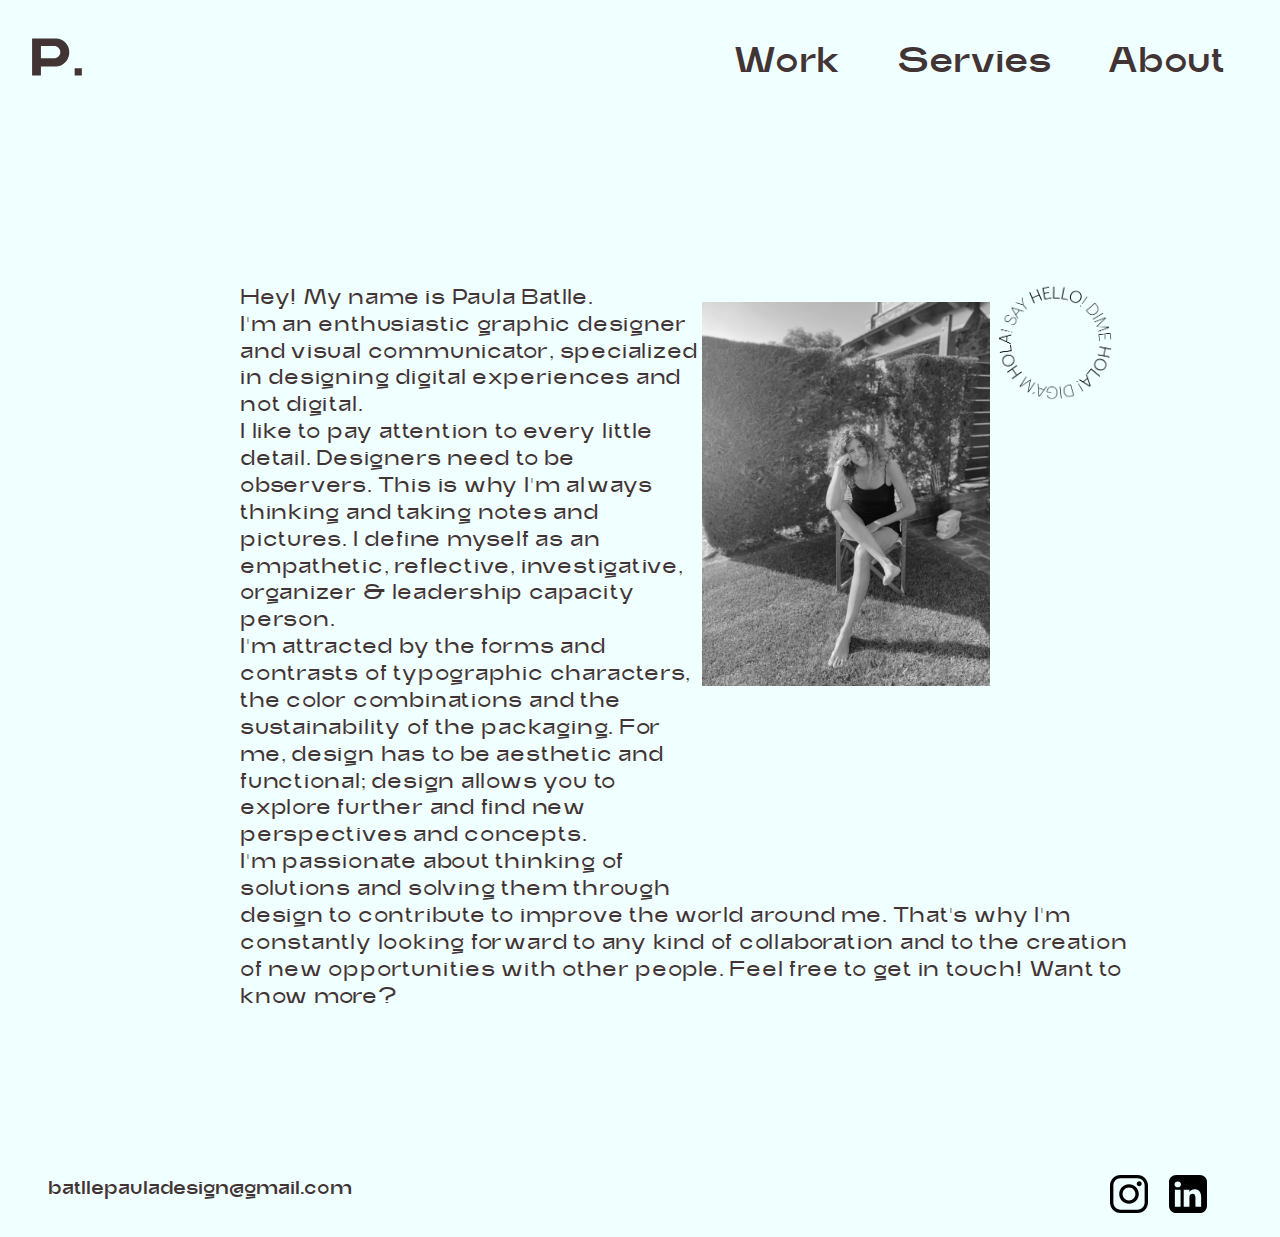
<file: sobre-mi/about.html>
<!DOCTYPE html>


<html> 

    <head>
        <meta charset="UTF-8">


        <title>About</title>


    <!----- TIPOGRAFIAS DE GOOGLE FONTS------>
    <link href="https://fonts.googleapis.com/css?family=Montserrat&display=swap" rel="stylesheet"> 
    
    <link rel="preconnect" href="https://fonts.gstatic.com">

    <link rel="preconnect" href="https://fonts.gstatic.com">

    <link href="https://fonts.googleapis.com/css2?family=Montserrat:ital,wght@0,100;0,400;0,600;1,400&display=swap" rel="stylesheet">   

     <!------ VINCULACION HOJA ESTILOS CSS------>
     <link href="../css/style.css" rel="stylesheet" type="text/css">


    <!-- CONFIGURACION PARA IPHONE-->
    <meta name= "viewport" content= " width = device-width, initial-scale=1.0">

    </head>


<!--- NAVEGADOR: MENU--->
<body>
    <header class="header">
        <a href="../index.html"> <img class= "logo" src= "../img/p.svg"> </a>

        <!--NAVEGADOR: MENU-->
            <nav class= "navegador"> 
                <ul class="navegador-list">
                    <li class="navegador-item"> <a href="../work/trabajos.html">Work</a> </li>
                    <li class="navegador-item"> <a href="../servicios/servicios.html">Servies</a></li>
                    <li class="navegador-item"> <a href="./about.html">About</a> </li>
                </ul>
            </nav>
    </header>
    
    <main>
        <section classs="hero bg-primary"> 
        <img class= "calltoaction" src="../img/calltoaction.png">
        <h2> About </h2>

    <img class= "fotopersonal" src="../img/foto-paula-batlle.jpg" /> 

    <p class="textofondoblanco"> Hey! My name is Paula Batlle.  <br> 
        
    I’m an enthusiastic graphic designer and visual communicator, specialized in designing digital experiences and not digital. <br>

    I like to pay attention to every little detail. Designers need to be observers. This is why I’m always thinking and taking notes and pictures.
    
    I define myself as an empathetic, reflective, investigative, organizer & leadership capacity person. <br>
    
    I’m attracted by the forms and contrasts of typographic characters, the color combinations and the sustainability of the packaging. For me, design has to be aesthetic and functional; design allows you to explore further and find new perspectives and concepts.<br>
    
    I’m passionate about thinking of solutions and solving them through design to contribute to improve the world around me. That’s why I’m constantly looking forward to any kind of collaboration and to the creation of new opportunities with other people. Feel free to get in touch!
    
    Want to know more? 
    </p>

</section>
</main>
    


   
    
<!--LINKS TO XARXES SOCIALS-->
<footer class="footer">
    <a class="footer-email" href="mailto:batllepauladesign@gmail.com"> batllepauladesign@gmail.com </a>
 <div class="social-links"> 
     <a href="https://www.instagram.com/designpaulabatlle/"> <img class="social-icon" src="../img/instagram.svg"></a> 
     <a href="https://www.linkedin.com/in/paulabatllepl"> <img class="social-icon" src="../img/linkedin.svg"></a> 
 </div> 
 
 </footer>

</body>
 
 </html>
</file>
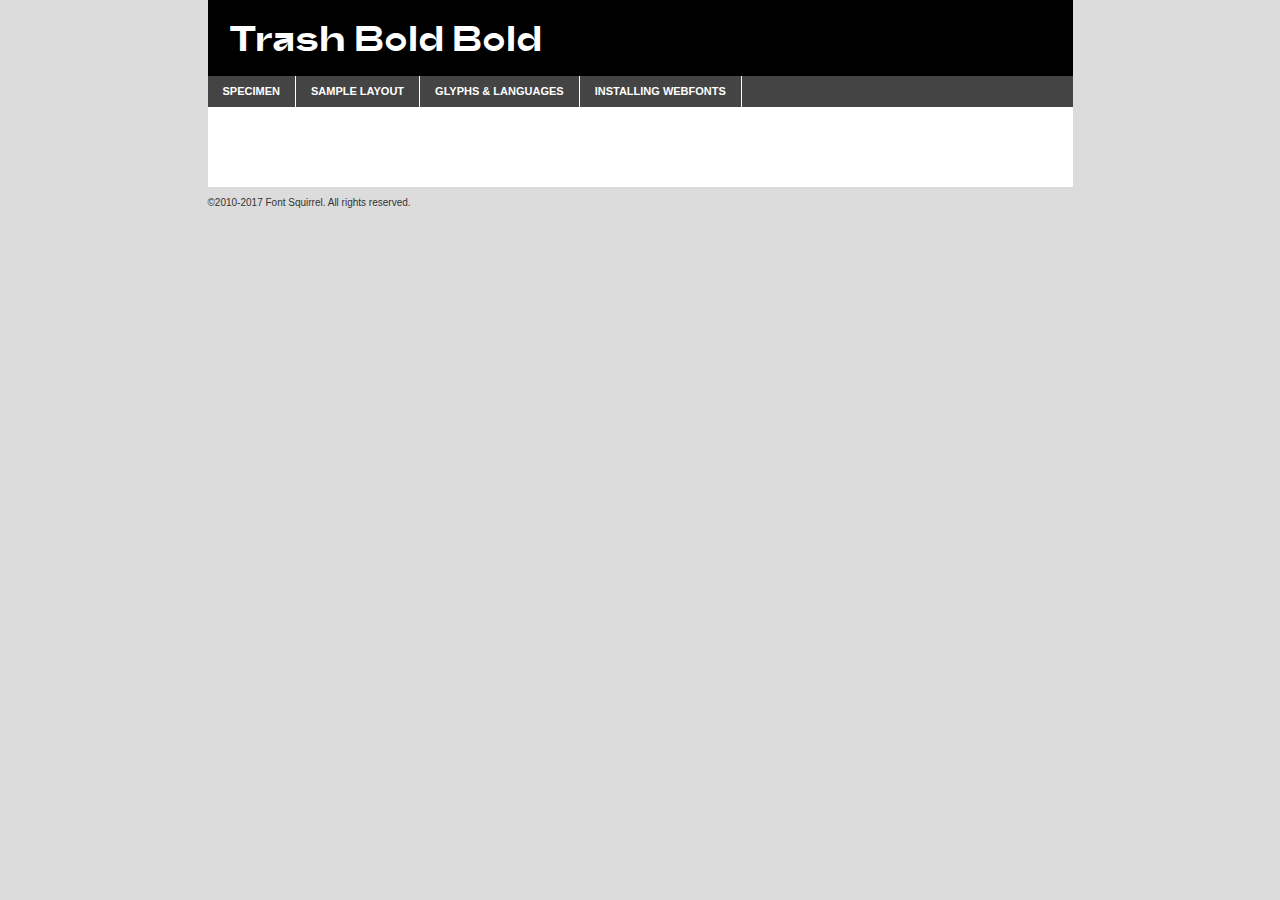
<file: webfontkit-20210209-034800/trash-bold-demo.html>
<!DOCTYPE html PUBLIC "-//W3C//DTD XHTML 1.0 Transitional//EN"
	"http://www.w3.org/TR/xhtml1/DTD/xhtml1-transitional.dtd">

<html xmlns="http://www.w3.org/1999/xhtml" xml:lang="en" lang="en">
<head>
	<meta http-equiv="Content-Type" content="text/html; charset=utf-8" />
	<script src="http://ajax.googleapis.com/ajax/libs/jquery/1.7.2/jquery.min.js" type="text/javascript" charset="utf-8"></script>
	<script type="text/javascript">
	(function($){$.fn.easyTabs=function(option){var param=jQuery.extend({fadeSpeed:"fast",defaultContent:1,activeClass:'active'},option);$(this).each(function(){var thisId="#"+this.id;if(param.defaultContent==''){param.defaultContent=1;}
	if(typeof param.defaultContent=="number")
	{var defaultTab=$(thisId+" .tabs li:eq("+(param.defaultContent-1)+") a").attr('href').substr(1);}else{var defaultTab=param.defaultContent;}
	$(thisId+" .tabs li a").each(function(){var tabToHide=$(this).attr('href').substr(1);$("#"+tabToHide).addClass('easytabs-tab-content');});hideAll();changeContent(defaultTab);function hideAll(){$(thisId+" .easytabs-tab-content").hide();}
	function changeContent(tabId){hideAll();$(thisId+" .tabs li").removeClass(param.activeClass);$(thisId+" .tabs li a[href=#"+tabId+"]").closest('li').addClass(param.activeClass);if(param.fadeSpeed!="none")
	{$(thisId+" #"+tabId).fadeIn(param.fadeSpeed);}else{$(thisId+" #"+tabId).show();}}
	$(thisId+" .tabs li").click(function(){var tabId=$(this).find('a').attr('href').substr(1);changeContent(tabId);return false;});});}})(jQuery);
	</script>
	<link rel="stylesheet" href="specimen_files/specimen_stylesheet.css" type="text/css" charset="utf-8" />
	<link rel="stylesheet" href="stylesheet.css" type="text/css" charset="utf-8" />

	<style type="text/css">
					body{
				font-family: 'trash_boldbold';
							}
		</style>

	<title>Trash Bold Bold Specimen</title>
	
	
	<script type="text/javascript" charset="utf-8">
		$(document).ready(function() {
			$('#container').easyTabs({defaultContent:1});
		});
	</script>
</head>

<body>
<div id="container">
	<div id="header">
		Trash Bold Bold	</div>
	<ul class="tabs">
		<li><a href="#specimen">Specimen</a></li>
		<li><a href="#layout">Sample Layout</a></li>
				<li><a href="#glyphs">Glyphs &amp; Languages</a></li>
		<li><a href="#installing">Installing Webfonts</a></li>
		
	</ul>
	
	<div id="main_content">

		
			<div id="specimen">
		
				<div class="section">
					<div class="grid12 firstcol">
						<div class="huge">AaBb</div>
					</div>
				</div>
		
				<div class="section">
					<div class="glyph_range">A&#x200B;B&#x200b;C&#x200b;D&#x200b;E&#x200b;F&#x200b;G&#x200b;H&#x200b;I&#x200b;J&#x200b;K&#x200b;L&#x200b;M&#x200b;N&#x200b;O&#x200b;P&#x200b;Q&#x200b;R&#x200b;S&#x200b;T&#x200b;U&#x200b;V&#x200b;W&#x200b;X&#x200b;Y&#x200b;Z&#x200b;a&#x200b;b&#x200b;c&#x200b;d&#x200b;e&#x200b;f&#x200b;g&#x200b;h&#x200b;i&#x200b;j&#x200b;k&#x200b;l&#x200b;m&#x200b;n&#x200b;o&#x200b;p&#x200b;q&#x200b;r&#x200b;s&#x200b;t&#x200b;u&#x200b;v&#x200b;w&#x200b;x&#x200b;y&#x200b;z&#x200b;1&#x200b;2&#x200b;3&#x200b;4&#x200b;5&#x200b;6&#x200b;7&#x200b;8&#x200b;9&#x200b;0&#x200b;&amp;&#x200b;.&#x200b;,&#x200b;?&#x200b;!&#x200b;&#64;&#x200b;(&#x200b;)&#x200b;#&#x200b;$&#x200b;%&#x200b;*&#x200b;+&#x200b;-&#x200b;=&#x200b;:&#x200b;;</div>
				</div>
				<div class="section">
					<div class="grid12 firstcol">
						<table class="sample_table">
							<tr><td>10</td><td class="size10">abcdefghijklmnopqrstuvwxyzABCDEFGHIJKLMNOPQRSTUVWXYZ0123456789abcdefghijklmnopqrstuvwxyzABCDEFGHIJKLMNOPQRSTUVWXYZ0123456789abcdefghijklmnopqrstuvwxyzABCDEFGHIJKLMNOPQRSTUVWXYZ</td></tr>
							<tr><td>11</td><td class="size11">abcdefghijklmnopqrstuvwxyzABCDEFGHIJKLMNOPQRSTUVWXYZ0123456789abcdefghijklmnopqrstuvwxyzABCDEFGHIJKLMNOPQRSTUVWXYZ0123456789abcdefghijklmnopqrstuvwxyzABCDEFGHIJKLMNOPQRSTUVWXYZ</td></tr>
							<tr><td>12</td><td class="size12">abcdefghijklmnopqrstuvwxyzABCDEFGHIJKLMNOPQRSTUVWXYZ0123456789abcdefghijklmnopqrstuvwxyzABCDEFGHIJKLMNOPQRSTUVWXYZ0123456789abcdefghijklmnopqrstuvwxyzABCDEFGHIJKLMNOPQRSTUVWXYZ</td></tr>
							<tr><td>13</td><td class="size13">abcdefghijklmnopqrstuvwxyzABCDEFGHIJKLMNOPQRSTUVWXYZ0123456789abcdefghijklmnopqrstuvwxyzABCDEFGHIJKLMNOPQRSTUVWXYZ0123456789abcdefghijklmnopqrstuvwxyzABCDEFGHIJKLMNOPQRSTUVWXYZ</td></tr>
							<tr><td>14</td><td class="size14">abcdefghijklmnopqrstuvwxyzABCDEFGHIJKLMNOPQRSTUVWXYZ0123456789abcdefghijklmnopqrstuvwxyzABCDEFGHIJKLMNOPQRSTUVWXYZ0123456789abcdefghijklmnopqrstuvwxyzABCDEFGHIJKLMNOPQRSTUVWXYZ</td></tr>
							<tr><td>16</td><td class="size16">abcdefghijklmnopqrstuvwxyzABCDEFGHIJKLMNOPQRSTUVWXYZ0123456789abcdefghijklmnopqrstuvwxyzABCDEFGHIJKLMNOPQRSTUVWXYZ</td></tr>
							<tr><td>18</td><td class="size18">abcdefghijklmnopqrstuvwxyzABCDEFGHIJKLMNOPQRSTUVWXYZ0123456789abcdefghijklmnopqrstuvwxyzABCDEFGHIJKLMNOPQRSTUVWXYZ</td></tr>
							<tr><td>20</td><td class="size20">abcdefghijklmnopqrstuvwxyzABCDEFGHIJKLMNOPQRSTUVWXYZ0123456789abcdefghijklmnopqrstuvwxyzABCDEFGHIJKLMNOPQRSTUVWXYZ</td></tr>
							<tr><td>24</td><td class="size24">abcdefghijklmnopqrstuvwxyzABCDEFGHIJKLMNOPQRSTUVWXYZ0123456789abcdefghijklmnopqrstuvwxyzABCDEFGHIJKLMNOPQRSTUVWXYZ</td></tr>
							<tr><td>30</td><td class="size30">abcdefghijklmnopqrstuvwxyzABCDEFGHIJKLMNOPQRSTUVWXYZ0123456789abcdefghijklmnopqrstuvwxyzABCDEFGHIJKLMNOPQRSTUVWXYZ</td></tr>
							<tr><td>36</td><td class="size36">abcdefghijklmnopqrstuvwxyzABCDEFGHIJKLMNOPQRSTUVWXYZ0123456789abcdefghijklmnopqrstuvwxyzABCDEFGHIJKLMNOPQRSTUVWXYZ</td></tr>
							<tr><td>48</td><td class="size48">abcdefghijklmnopqrstuvwxyzABCDEFGHIJKLMNOPQRSTUVWXYZ0123456789abcdefghijklmnopqrstuvwxyzABCDEFGHIJKLMNOPQRSTUVWXYZ</td></tr>
							<tr><td>60</td><td class="size60">abcdefghijklmnopqrstuvwxyzABCDEFGHIJKLMNOPQRSTUVWXYZ0123456789abcdefghijklmnopqrstuvwxyzABCDEFGHIJKLMNOPQRSTUVWXYZ</td></tr>
							<tr><td>72</td><td class="size72">abcdefghijklmnopqrstuvwxyzABCDEFGHIJKLMNOPQRSTUVWXYZ0123456789abcdefghijklmnopqrstuvwxyzABCDEFGHIJKLMNOPQRSTUVWXYZ</td></tr>
							<tr><td>90</td><td class="size90">abcdefghijklmnopqrstuvwxyzABCDEFGHIJKLMNOPQRSTUVWXYZ0123456789abcdefghijklmnopqrstuvwxyzABCDEFGHIJKLMNOPQRSTUVWXYZ</td></tr>
						</table>
				
					</div>
			
				</div>
		
		
		
								<div class="section" id="bodycomparison">


										<div id="xheight">
				<div class="fontbody">&#x25FC;&#x25FC;&#x25FC;&#x25FC;&#x25FC;&#x25FC;&#x25FC;&#x25FC;&#x25FC;&#x25FC;&#x25FC;&#x25FC;&#x25FC;&#x25FC;&#x25FC;&#x25FC;&#x25FC;&#x25FC;&#x25FC;&#x25FC;&#x25FC;&#x25FC;&#x25FC;&#x25FC;&#x25FC;&#x25FC;&#x25FC;&#x25FC;&#x25FC;&#x25FC;&#x25FC;&#x25FC;&#x25FC;&#x25FC;&#x25FC;&#x25FC;&#x25FC;&#x25FC;&#x25FC;&#x25FC;&#x25FC;&#x25FC;&#x25FC;&#x25FC;&#x25FC;&#x25FC;&#x25FC;&#x25FC;&#x25FC;&#x25FC;&#x25FC;&#x25FC;&#x25FC;&#x25FC;&#x25FC;&#x25FC;&#x25FC;&#x25FC;&#x25FC;&#x25FC;&#x25FC;&#x25FC;&#x25FC;&#x25FC;&#x25FC;&#x25FC;&#x25FC;&#x25FC;&#x25FC;&#x25FC;&#x25FC;&#x25FC;&#x25FC;&#x25FC;&#x25FC;&#x25FC;&#x25FC;&#x25FC;&#x25FC;&#x25FC;&#x25FC;&#x25FC;&#x25FC;&#x25FC;&#x25FC;&#x25FC;&#x25FC;&#x25FC;&#x25FC;&#x25FC;&#x25FC;&#x25FC;&#x25FC;&#x25FC;&#x25FC;&#x25FC;&#x25FC;&#x25FC;&#x25FC;body</div><div class="arialbody">body</div><div class="verdanabody">body</div><div class="georgiabody">body</div></div>
										<div class="fontbody" style="z-index:1">
											body<span>Trash Bold Bold</span>
										</div>
										<div class="arialbody" style="z-index:1">
											body<span>Arial</span>
										</div>
										<div class="verdanabody" style="z-index:1">
											body<span>Verdana</span>
										</div>
										<div class="georgiabody" style="z-index:1">
											body<span>Georgia</span>
										</div>



								</div>
		
		
				<div class="section psample psample_row1" id="">
					
					<div class="grid2 firstcol">
						<p class="size10"><span>10.</span>Aenean lacinia bibendum nulla sed consectetur. Fusce dapibus, tellus ac cursus commodo, tortor mauris condimentum nibh, ut fermentum massa justo sit amet risus. Nullam id dolor id nibh ultricies vehicula ut id elit. Cum sociis natoque penatibus et magnis dis parturient montes, nascetur ridiculus mus. Nulla vitae elit libero, a pharetra augue.</p>
			
					</div>
					<div class="grid3">
						<p class="size11"><span>11.</span>Aenean lacinia bibendum nulla sed consectetur. Fusce dapibus, tellus ac cursus commodo, tortor mauris condimentum nibh, ut fermentum massa justo sit amet risus. Nullam id dolor id nibh ultricies vehicula ut id elit. Cum sociis natoque penatibus et magnis dis parturient montes, nascetur ridiculus mus. Nulla vitae elit libero, a pharetra augue.</p>
			
					</div>
					<div class="grid3">
						<p class="size12"><span>12.</span>Aenean lacinia bibendum nulla sed consectetur. Fusce dapibus, tellus ac cursus commodo, tortor mauris condimentum nibh, ut fermentum massa justo sit amet risus. Nullam id dolor id nibh ultricies vehicula ut id elit. Cum sociis natoque penatibus et magnis dis parturient montes, nascetur ridiculus mus. Nulla vitae elit libero, a pharetra augue.</p>
			
					</div>
					<div class="grid4">
						<p class="size13"><span>13.</span>Aenean lacinia bibendum nulla sed consectetur. Fusce dapibus, tellus ac cursus commodo, tortor mauris condimentum nibh, ut fermentum massa justo sit amet risus. Nullam id dolor id nibh ultricies vehicula ut id elit. Cum sociis natoque penatibus et magnis dis parturient montes, nascetur ridiculus mus. Nulla vitae elit libero, a pharetra augue.</p>
			
					</div>
					<div class="white_blend"></div>
					
				</div>
				<div class="section psample psample_row2" id="">
					<div class="grid3 firstcol">
						<p class="size14"><span>14.</span>Aenean lacinia bibendum nulla sed consectetur. Fusce dapibus, tellus ac cursus commodo, tortor mauris condimentum nibh, ut fermentum massa justo sit amet risus. Nullam id dolor id nibh ultricies vehicula ut id elit. Cum sociis natoque penatibus et magnis dis parturient montes, nascetur ridiculus mus. Nulla vitae elit libero, a pharetra augue.</p>
			
					</div>
					<div class="grid4">
						<p class="size16"><span>16.</span>Aenean lacinia bibendum nulla sed consectetur. Fusce dapibus, tellus ac cursus commodo, tortor mauris condimentum nibh, ut fermentum massa justo sit amet risus. Nullam id dolor id nibh ultricies vehicula ut id elit. Cum sociis natoque penatibus et magnis dis parturient montes, nascetur ridiculus mus. Nulla vitae elit libero, a pharetra augue.</p>
			
					</div>
					<div class="grid5">
						<p class="size18"><span>18.</span>Aenean lacinia bibendum nulla sed consectetur. Fusce dapibus, tellus ac cursus commodo, tortor mauris condimentum nibh, ut fermentum massa justo sit amet risus. Nullam id dolor id nibh ultricies vehicula ut id elit. Cum sociis natoque penatibus et magnis dis parturient montes, nascetur ridiculus mus. Nulla vitae elit libero, a pharetra augue.</p>
			
					</div>

					<div class="white_blend"></div>

				</div>
				
				<div class="section psample psample_row3" id="">
					<div class="grid5 firstcol">
						<p class="size20"><span>20.</span>Aenean lacinia bibendum nulla sed consectetur. Fusce dapibus, tellus ac cursus commodo, tortor mauris condimentum nibh, ut fermentum massa justo sit amet risus. Nullam id dolor id nibh ultricies vehicula ut id elit. Cum sociis natoque penatibus et magnis dis parturient montes, nascetur ridiculus mus. Nulla vitae elit libero, a pharetra augue.</p>
					</div>
					<div class="grid7">
						<p class="size24"><span>24.</span>Aenean lacinia bibendum nulla sed consectetur. Fusce dapibus, tellus ac cursus commodo, tortor mauris condimentum nibh, ut fermentum massa justo sit amet risus. Nullam id dolor id nibh ultricies vehicula ut id elit. Cum sociis natoque penatibus et magnis dis parturient montes, nascetur ridiculus mus. Nulla vitae elit libero, a pharetra augue.</p>
					</div>
					
					<div class="white_blend"></div>
					
				</div>
				
				<div class="section psample psample_row4" id="">
					<div class="grid12 firstcol">
						<p class="size30"><span>30.</span>Aenean lacinia bibendum nulla sed consectetur. Fusce dapibus, tellus ac cursus commodo, tortor mauris condimentum nibh, ut fermentum massa justo sit amet risus. Nullam id dolor id nibh ultricies vehicula ut id elit. Cum sociis natoque penatibus et magnis dis parturient montes, nascetur ridiculus mus. Nulla vitae elit libero, a pharetra augue.</p>
					</div>
					<div class="white_blend"></div>
					
				</div>
				
				
				
				<div class="section psample psample_row1 fullreverse">
					<div class="grid2 firstcol">
						<p class="size10"><span>10.</span>Aenean lacinia bibendum nulla sed consectetur. Fusce dapibus, tellus ac cursus commodo, tortor mauris condimentum nibh, ut fermentum massa justo sit amet risus. Nullam id dolor id nibh ultricies vehicula ut id elit. Cum sociis natoque penatibus et magnis dis parturient montes, nascetur ridiculus mus. Nulla vitae elit libero, a pharetra augue.</p>
			
					</div>
					<div class="grid3">
						<p class="size11"><span>11.</span>Aenean lacinia bibendum nulla sed consectetur. Fusce dapibus, tellus ac cursus commodo, tortor mauris condimentum nibh, ut fermentum massa justo sit amet risus. Nullam id dolor id nibh ultricies vehicula ut id elit. Cum sociis natoque penatibus et magnis dis parturient montes, nascetur ridiculus mus. Nulla vitae elit libero, a pharetra augue.</p>
			
					</div>
					<div class="grid3">
						<p class="size12"><span>12.</span>Aenean lacinia bibendum nulla sed consectetur. Fusce dapibus, tellus ac cursus commodo, tortor mauris condimentum nibh, ut fermentum massa justo sit amet risus. Nullam id dolor id nibh ultricies vehicula ut id elit. Cum sociis natoque penatibus et magnis dis parturient montes, nascetur ridiculus mus. Nulla vitae elit libero, a pharetra augue.</p>
			
					</div>
					<div class="grid4">
						<p class="size13"><span>13.</span>Aenean lacinia bibendum nulla sed consectetur. Fusce dapibus, tellus ac cursus commodo, tortor mauris condimentum nibh, ut fermentum massa justo sit amet risus. Nullam id dolor id nibh ultricies vehicula ut id elit. Cum sociis natoque penatibus et magnis dis parturient montes, nascetur ridiculus mus. Nulla vitae elit libero, a pharetra augue.</p>
			
					</div>
					<div class="black_blend"></div>
					
				</div>
				
				<div class="section psample psample_row2 fullreverse">
					<div class="grid3 firstcol">
						<p class="size14"><span>14.</span>Aenean lacinia bibendum nulla sed consectetur. Fusce dapibus, tellus ac cursus commodo, tortor mauris condimentum nibh, ut fermentum massa justo sit amet risus. Nullam id dolor id nibh ultricies vehicula ut id elit. Cum sociis natoque penatibus et magnis dis parturient montes, nascetur ridiculus mus. Nulla vitae elit libero, a pharetra augue.</p>
			
					</div>
					<div class="grid4">
						<p class="size16"><span>16.</span>Aenean lacinia bibendum nulla sed consectetur. Fusce dapibus, tellus ac cursus commodo, tortor mauris condimentum nibh, ut fermentum massa justo sit amet risus. Nullam id dolor id nibh ultricies vehicula ut id elit. Cum sociis natoque penatibus et magnis dis parturient montes, nascetur ridiculus mus. Nulla vitae elit libero, a pharetra augue.</p>
			
					</div>
					<div class="grid5">
						<p class="size18"><span>18.</span>Aenean lacinia bibendum nulla sed consectetur. Fusce dapibus, tellus ac cursus commodo, tortor mauris condimentum nibh, ut fermentum massa justo sit amet risus. Nullam id dolor id nibh ultricies vehicula ut id elit. Cum sociis natoque penatibus et magnis dis parturient montes, nascetur ridiculus mus. Nulla vitae elit libero, a pharetra augue.</p>
			
					</div>
					<div class="black_blend"></div>

				</div>
				
				<div class="section psample fullreverse psample_row3" id="">
					<div class="grid5 firstcol">
						<p class="size20"><span>20.</span>Aenean lacinia bibendum nulla sed consectetur. Fusce dapibus, tellus ac cursus commodo, tortor mauris condimentum nibh, ut fermentum massa justo sit amet risus. Nullam id dolor id nibh ultricies vehicula ut id elit. Cum sociis natoque penatibus et magnis dis parturient montes, nascetur ridiculus mus. Nulla vitae elit libero, a pharetra augue.</p>
					</div>
					<div class="grid7">
						<p class="size24"><span>24.</span>Aenean lacinia bibendum nulla sed consectetur. Fusce dapibus, tellus ac cursus commodo, tortor mauris condimentum nibh, ut fermentum massa justo sit amet risus. Nullam id dolor id nibh ultricies vehicula ut id elit. Cum sociis natoque penatibus et magnis dis parturient montes, nascetur ridiculus mus. Nulla vitae elit libero, a pharetra augue.</p>
					</div>
					
					<div class="black_blend"></div>
					
				</div>
				
				<div class="section psample fullreverse psample_row4" id="" style="border-bottom: 20px #000 solid;">
					<div class="grid12 firstcol">
						<p class="size30"><span>30.</span>Aenean lacinia bibendum nulla sed consectetur. Fusce dapibus, tellus ac cursus commodo, tortor mauris condimentum nibh, ut fermentum massa justo sit amet risus. Nullam id dolor id nibh ultricies vehicula ut id elit. Cum sociis natoque penatibus et magnis dis parturient montes, nascetur ridiculus mus. Nulla vitae elit libero, a pharetra augue.</p>
					</div>
					<div class="black_blend"></div>
					
				</div>
				
				
				
				
			</div>
			
			<div id="layout">
				
				<div class="section">
					
					<div class="grid12 firstcol">
						<h1>Lorem Ipsum Dolor</h1>
						<h2>Etiam porta sem malesuada magna mollis euismod</h2>
						
						<p class="byline">By <a href="#link">Aenean Lacinia</a></p>
					</div>
				</div>
				<div class="section">
					<div class="grid8 firstcol">
						<p class="large">Donec sed odio dui. Morbi leo risus, porta ac consectetur ac, vestibulum at eros. Fusce dapibus, tellus ac cursus commodo, tortor mauris condimentum nibh, ut fermentum massa justo sit amet risus. </p>

						
						<h3>Pellentesque ornare sem</h3>

						<p>Maecenas sed diam eget risus varius blandit sit amet non magna. Maecenas faucibus mollis interdum. Donec ullamcorper nulla non metus auctor fringilla. Nullam id dolor id nibh ultricies vehicula ut id elit. Nullam id dolor id nibh ultricies vehicula ut id elit. </p>

						<p>Aenean eu leo quam. Pellentesque ornare sem lacinia quam venenatis vestibulum. Lorem ipsum dolor sit amet, consectetur adipiscing elit. Cum sociis natoque penatibus et magnis dis parturient montes, nascetur ridiculus mus. </p>

						<p>Nulla vitae elit libero, a pharetra augue. Praesent commodo cursus magna, vel scelerisque nisl consectetur et. Aenean lacinia bibendum nulla sed consectetur. </p>

						<p>Nullam quis risus eget urna mollis ornare vel eu leo. Nullam quis risus eget urna mollis ornare vel eu leo. Maecenas sed diam eget risus varius blandit sit amet non magna. Donec ullamcorper nulla non metus auctor fringilla. </p>

						<h3>Cras mattis consectetur</h3>

						<p>Aenean eu leo quam. Pellentesque ornare sem lacinia quam venenatis vestibulum. Aenean lacinia bibendum nulla sed consectetur. Integer posuere erat a ante venenatis dapibus posuere velit aliquet. Cras mattis consectetur purus sit amet fermentum. </p>

						<p>Nullam id dolor id nibh ultricies vehicula ut id elit. Nullam quis risus eget urna mollis ornare vel eu leo. Cras mattis consectetur purus sit amet fermentum.</p>
					</div>
					
					<div class="grid4 sidebar">
						
						<div class="box reverse">
							<p class="last">Nullam quis risus eget urna mollis ornare vel eu leo. Donec ullamcorper nulla non metus auctor fringilla. Cras mattis consectetur purus sit amet fermentum. Sed posuere consectetur est at lobortis. Lorem ipsum dolor sit amet, consectetur adipiscing elit. </p>
						</div>
						
						<p class="caption">Maecenas sed diam eget risus varius.</p>

						<p>Vestibulum id ligula porta felis euismod semper. Integer posuere erat a ante venenatis dapibus posuere velit aliquet. Vestibulum id ligula porta felis euismod semper. Sed posuere consectetur est at lobortis. Maecenas sed diam eget risus varius blandit sit amet non magna. Fusce dapibus, tellus ac cursus commodo, tortor mauris condimentum nibh, ut fermentum massa justo sit amet risus. </p>

					

						<p>Duis mollis, est non commodo luctus, nisi erat porttitor ligula, eget lacinia odio sem nec elit. Aenean lacinia bibendum nulla sed consectetur. Vivamus sagittis lacus vel augue laoreet rutrum faucibus dolor auctor. Aenean lacinia bibendum nulla sed consectetur. Nullam quis risus eget urna mollis ornare vel eu leo. </p>

						<p>Praesent commodo cursus magna, vel scelerisque nisl consectetur et. Donec ullamcorper nulla non metus auctor fringilla. Maecenas faucibus mollis interdum. Fusce dapibus, tellus ac cursus commodo, tortor mauris condimentum nibh, ut fermentum massa justo sit amet risus. </p>

					</div>
				</div>
				
			</div>


			



		<div id="glyphs">
			<div class="section">
				<div class="grid12 firstcol">
			
				<h1>Language Support</h1>
				<p>The subset of Trash Bold Bold in this kit supports the following languages:<br />
			
					Albanian, Basque, Breton, Chamorro, Danish, Dutch, English, Faroese, Finnish, French, Frisian, Galician, German, Icelandic, Italian, Malagasy, Norwegian, Portuguese, Spanish, Alsatian, Aragonese, Arapaho, Arrernte, Asturian, Aymara, Bislama, Cebuano, Corsican, Fijian, French_creole, Genoese, Gilbertese, Greenlandic, Haitian_creole, Hiligaynon, Hmong, Hopi, Ibanag, Iloko_ilokano, Indonesian, Interglossa_glosa, Interlingua, Irish_gaelic, Jerriais, Lojban, Lombard, Luxembourgeois, Manx, Mohawk, Norfolk_pitcairnese, Occitan, Oromo, Pangasinan, Papiamento, Piedmontese, Potawatomi, Rhaeto-romance, Romansh, Rotokas, Sami_lule, Samoan, Sardinian, Scots_gaelic, Seychelles_creole, Shona, Sicilian, Somali, Southern_ndebele, Swahili, Swati_swazi, Tagalog_filipino_pilipino, Tetum, Tok_pisin, Uyghur_latinized, Volapuk, Walloon, Warlpiri, Xhosa, Yapese, Zulu, Latinbasic, Ubasic, Demo				</p>
				<h1>Glyph Chart</h1>
				<p>The subset of Trash Bold Bold in this kit includes all the glyphs listed below. Unicode entities are included above each glyph to help you insert individual characters into your layout.</p>
				<div id="glyph_chart">
			
																														 <div><p>&amp;#1;</p>&#1;</div>
																				 <div><p>&amp;#13;</p>&#13;</div>
																				 <div><p>&amp;#32;</p>&#32;</div>
																				 <div><p>&amp;#33;</p>&#33;</div>
																				 <div><p>&amp;#34;</p>&#34;</div>
																				 <div><p>&amp;#35;</p>&#35;</div>
																				 <div><p>&amp;#36;</p>&#36;</div>
																				 <div><p>&amp;#37;</p>&#37;</div>
																				 <div><p>&amp;#38;</p>&#38;</div>
																				 <div><p>&amp;#39;</p>&#39;</div>
																				 <div><p>&amp;#40;</p>&#40;</div>
																				 <div><p>&amp;#41;</p>&#41;</div>
																				 <div><p>&amp;#42;</p>&#42;</div>
																				 <div><p>&amp;#43;</p>&#43;</div>
																				 <div><p>&amp;#44;</p>&#44;</div>
																				 <div><p>&amp;#45;</p>&#45;</div>
																				 <div><p>&amp;#46;</p>&#46;</div>
																				 <div><p>&amp;#47;</p>&#47;</div>
																				 <div><p>&amp;#48;</p>&#48;</div>
																				 <div><p>&amp;#49;</p>&#49;</div>
																				 <div><p>&amp;#50;</p>&#50;</div>
																				 <div><p>&amp;#51;</p>&#51;</div>
																				 <div><p>&amp;#52;</p>&#52;</div>
																				 <div><p>&amp;#53;</p>&#53;</div>
																				 <div><p>&amp;#54;</p>&#54;</div>
																				 <div><p>&amp;#55;</p>&#55;</div>
																				 <div><p>&amp;#56;</p>&#56;</div>
																				 <div><p>&amp;#57;</p>&#57;</div>
																				 <div><p>&amp;#58;</p>&#58;</div>
																				 <div><p>&amp;#59;</p>&#59;</div>
																				 <div><p>&amp;#60;</p>&#60;</div>
																				 <div><p>&amp;#61;</p>&#61;</div>
																				 <div><p>&amp;#62;</p>&#62;</div>
																				 <div><p>&amp;#63;</p>&#63;</div>
																				 <div><p>&amp;#64;</p>&#64;</div>
																				 <div><p>&amp;#65;</p>&#65;</div>
																				 <div><p>&amp;#66;</p>&#66;</div>
																				 <div><p>&amp;#67;</p>&#67;</div>
																				 <div><p>&amp;#68;</p>&#68;</div>
																				 <div><p>&amp;#69;</p>&#69;</div>
																				 <div><p>&amp;#70;</p>&#70;</div>
																				 <div><p>&amp;#71;</p>&#71;</div>
																				 <div><p>&amp;#72;</p>&#72;</div>
																				 <div><p>&amp;#73;</p>&#73;</div>
																				 <div><p>&amp;#74;</p>&#74;</div>
																				 <div><p>&amp;#75;</p>&#75;</div>
																				 <div><p>&amp;#76;</p>&#76;</div>
																				 <div><p>&amp;#77;</p>&#77;</div>
																				 <div><p>&amp;#78;</p>&#78;</div>
																				 <div><p>&amp;#79;</p>&#79;</div>
																				 <div><p>&amp;#80;</p>&#80;</div>
																				 <div><p>&amp;#81;</p>&#81;</div>
																				 <div><p>&amp;#82;</p>&#82;</div>
																				 <div><p>&amp;#83;</p>&#83;</div>
																				 <div><p>&amp;#84;</p>&#84;</div>
																				 <div><p>&amp;#85;</p>&#85;</div>
																				 <div><p>&amp;#86;</p>&#86;</div>
																				 <div><p>&amp;#87;</p>&#87;</div>
																				 <div><p>&amp;#88;</p>&#88;</div>
																				 <div><p>&amp;#89;</p>&#89;</div>
																				 <div><p>&amp;#90;</p>&#90;</div>
																				 <div><p>&amp;#91;</p>&#91;</div>
																				 <div><p>&amp;#92;</p>&#92;</div>
																				 <div><p>&amp;#93;</p>&#93;</div>
																				 <div><p>&amp;#94;</p>&#94;</div>
																				 <div><p>&amp;#95;</p>&#95;</div>
																				 <div><p>&amp;#96;</p>&#96;</div>
																				 <div><p>&amp;#97;</p>&#97;</div>
																				 <div><p>&amp;#98;</p>&#98;</div>
																				 <div><p>&amp;#99;</p>&#99;</div>
																				 <div><p>&amp;#100;</p>&#100;</div>
																				 <div><p>&amp;#101;</p>&#101;</div>
																				 <div><p>&amp;#102;</p>&#102;</div>
																				 <div><p>&amp;#103;</p>&#103;</div>
																				 <div><p>&amp;#104;</p>&#104;</div>
																				 <div><p>&amp;#105;</p>&#105;</div>
																				 <div><p>&amp;#106;</p>&#106;</div>
																				 <div><p>&amp;#107;</p>&#107;</div>
																				 <div><p>&amp;#108;</p>&#108;</div>
																				 <div><p>&amp;#109;</p>&#109;</div>
																				 <div><p>&amp;#110;</p>&#110;</div>
																				 <div><p>&amp;#111;</p>&#111;</div>
																				 <div><p>&amp;#112;</p>&#112;</div>
																				 <div><p>&amp;#113;</p>&#113;</div>
																				 <div><p>&amp;#114;</p>&#114;</div>
																				 <div><p>&amp;#115;</p>&#115;</div>
																				 <div><p>&amp;#116;</p>&#116;</div>
																				 <div><p>&amp;#117;</p>&#117;</div>
																				 <div><p>&amp;#118;</p>&#118;</div>
																				 <div><p>&amp;#119;</p>&#119;</div>
																				 <div><p>&amp;#120;</p>&#120;</div>
																				 <div><p>&amp;#121;</p>&#121;</div>
																				 <div><p>&amp;#122;</p>&#122;</div>
																				 <div><p>&amp;#123;</p>&#123;</div>
																				 <div><p>&amp;#124;</p>&#124;</div>
																				 <div><p>&amp;#125;</p>&#125;</div>
																				 <div><p>&amp;#126;</p>&#126;</div>
																				 <div><p>&amp;#160;</p>&#160;</div>
																				 <div><p>&amp;#161;</p>&#161;</div>
																				 <div><p>&amp;#162;</p>&#162;</div>
																				 <div><p>&amp;#163;</p>&#163;</div>
																				 <div><p>&amp;#165;</p>&#165;</div>
																				 <div><p>&amp;#167;</p>&#167;</div>
																				 <div><p>&amp;#168;</p>&#168;</div>
																				 <div><p>&amp;#169;</p>&#169;</div>
																				 <div><p>&amp;#170;</p>&#170;</div>
																				 <div><p>&amp;#171;</p>&#171;</div>
																				 <div><p>&amp;#173;</p>&#173;</div>
																				 <div><p>&amp;#174;</p>&#174;</div>
																				 <div><p>&amp;#176;</p>&#176;</div>
																				 <div><p>&amp;#177;</p>&#177;</div>
																				 <div><p>&amp;#180;</p>&#180;</div>
																				 <div><p>&amp;#182;</p>&#182;</div>
																				 <div><p>&amp;#183;</p>&#183;</div>
																				 <div><p>&amp;#184;</p>&#184;</div>
																				 <div><p>&amp;#186;</p>&#186;</div>
																				 <div><p>&amp;#187;</p>&#187;</div>
																				 <div><p>&amp;#191;</p>&#191;</div>
																				 <div><p>&amp;#192;</p>&#192;</div>
																				 <div><p>&amp;#193;</p>&#193;</div>
																				 <div><p>&amp;#194;</p>&#194;</div>
																				 <div><p>&amp;#195;</p>&#195;</div>
																				 <div><p>&amp;#196;</p>&#196;</div>
																				 <div><p>&amp;#197;</p>&#197;</div>
																				 <div><p>&amp;#198;</p>&#198;</div>
																				 <div><p>&amp;#199;</p>&#199;</div>
																				 <div><p>&amp;#200;</p>&#200;</div>
																				 <div><p>&amp;#201;</p>&#201;</div>
																				 <div><p>&amp;#202;</p>&#202;</div>
																				 <div><p>&amp;#203;</p>&#203;</div>
																				 <div><p>&amp;#204;</p>&#204;</div>
																				 <div><p>&amp;#205;</p>&#205;</div>
																				 <div><p>&amp;#206;</p>&#206;</div>
																				 <div><p>&amp;#207;</p>&#207;</div>
																				 <div><p>&amp;#208;</p>&#208;</div>
																				 <div><p>&amp;#209;</p>&#209;</div>
																				 <div><p>&amp;#210;</p>&#210;</div>
																				 <div><p>&amp;#211;</p>&#211;</div>
																				 <div><p>&amp;#212;</p>&#212;</div>
																				 <div><p>&amp;#213;</p>&#213;</div>
																				 <div><p>&amp;#214;</p>&#214;</div>
																				 <div><p>&amp;#215;</p>&#215;</div>
																				 <div><p>&amp;#216;</p>&#216;</div>
																				 <div><p>&amp;#217;</p>&#217;</div>
																				 <div><p>&amp;#218;</p>&#218;</div>
																				 <div><p>&amp;#219;</p>&#219;</div>
																				 <div><p>&amp;#220;</p>&#220;</div>
																				 <div><p>&amp;#221;</p>&#221;</div>
																				 <div><p>&amp;#222;</p>&#222;</div>
																				 <div><p>&amp;#223;</p>&#223;</div>
																				 <div><p>&amp;#224;</p>&#224;</div>
																				 <div><p>&amp;#225;</p>&#225;</div>
																				 <div><p>&amp;#226;</p>&#226;</div>
																				 <div><p>&amp;#227;</p>&#227;</div>
																				 <div><p>&amp;#228;</p>&#228;</div>
																				 <div><p>&amp;#229;</p>&#229;</div>
																				 <div><p>&amp;#230;</p>&#230;</div>
																				 <div><p>&amp;#231;</p>&#231;</div>
																				 <div><p>&amp;#232;</p>&#232;</div>
																				 <div><p>&amp;#233;</p>&#233;</div>
																				 <div><p>&amp;#234;</p>&#234;</div>
																				 <div><p>&amp;#235;</p>&#235;</div>
																				 <div><p>&amp;#236;</p>&#236;</div>
																				 <div><p>&amp;#237;</p>&#237;</div>
																				 <div><p>&amp;#238;</p>&#238;</div>
																				 <div><p>&amp;#239;</p>&#239;</div>
																				 <div><p>&amp;#240;</p>&#240;</div>
																				 <div><p>&amp;#241;</p>&#241;</div>
																				 <div><p>&amp;#242;</p>&#242;</div>
																				 <div><p>&amp;#243;</p>&#243;</div>
																				 <div><p>&amp;#244;</p>&#244;</div>
																				 <div><p>&amp;#245;</p>&#245;</div>
																				 <div><p>&amp;#246;</p>&#246;</div>
																				 <div><p>&amp;#248;</p>&#248;</div>
																				 <div><p>&amp;#249;</p>&#249;</div>
																				 <div><p>&amp;#250;</p>&#250;</div>
																				 <div><p>&amp;#251;</p>&#251;</div>
																				 <div><p>&amp;#252;</p>&#252;</div>
																				 <div><p>&amp;#253;</p>&#253;</div>
																				 <div><p>&amp;#254;</p>&#254;</div>
																				 <div><p>&amp;#255;</p>&#255;</div>
																				 <div><p>&amp;#338;</p>&#338;</div>
																				 <div><p>&amp;#339;</p>&#339;</div>
																				 <div><p>&amp;#376;</p>&#376;</div>
																				 <div><p>&amp;#710;</p>&#710;</div>
																				 <div><p>&amp;#732;</p>&#732;</div>
																				 <div><p>&amp;#8192;</p>&#8192;</div>
																				 <div><p>&amp;#8193;</p>&#8193;</div>
																				 <div><p>&amp;#8194;</p>&#8194;</div>
																				 <div><p>&amp;#8195;</p>&#8195;</div>
																				 <div><p>&amp;#8196;</p>&#8196;</div>
																				 <div><p>&amp;#8197;</p>&#8197;</div>
																				 <div><p>&amp;#8198;</p>&#8198;</div>
																				 <div><p>&amp;#8199;</p>&#8199;</div>
																				 <div><p>&amp;#8200;</p>&#8200;</div>
																				 <div><p>&amp;#8201;</p>&#8201;</div>
																				 <div><p>&amp;#8202;</p>&#8202;</div>
																				 <div><p>&amp;#8208;</p>&#8208;</div>
																				 <div><p>&amp;#8209;</p>&#8209;</div>
																				 <div><p>&amp;#8210;</p>&#8210;</div>
																				 <div><p>&amp;#8211;</p>&#8211;</div>
																				 <div><p>&amp;#8212;</p>&#8212;</div>
																				 <div><p>&amp;#8216;</p>&#8216;</div>
																				 <div><p>&amp;#8217;</p>&#8217;</div>
																				 <div><p>&amp;#8218;</p>&#8218;</div>
																				 <div><p>&amp;#8220;</p>&#8220;</div>
																				 <div><p>&amp;#8221;</p>&#8221;</div>
																				 <div><p>&amp;#8222;</p>&#8222;</div>
																				 <div><p>&amp;#8226;</p>&#8226;</div>
																				 <div><p>&amp;#8230;</p>&#8230;</div>
																				 <div><p>&amp;#8239;</p>&#8239;</div>
																				 <div><p>&amp;#8287;</p>&#8287;</div>
																				 <div><p>&amp;#8364;</p>&#8364;</div>
																				 <div><p>&amp;#8482;</p>&#8482;</div>
																				 <div><p>&amp;#9724;</p>&#9724;</div>
																				 <div><p>&amp;#64257;</p>&#64257;</div>
																				 <div><p>&amp;#64258;</p>&#64258;</div>
																																																</div>	
				</div>
		
		
			</div>
		</div>
		
		
		<div id="specs">
			
		</div>
	
		<div id="installing">
			<div class="section">
				<div class="grid7 firstcol">
					<h1>Installing Webfonts</h1>
					
					<p>Webfonts are supported by all major browser platforms but not all in the same way. There are currently four different font formats that must be included in order to target all browsers. This includes TTF, WOFF, EOT and SVG.</p>
					
					<h2>1. Upload your webfonts</h2>
					<p>You must upload your webfont kit to your website. They should be in or near the same directory as your CSS files.</p>
					
					<h2>2. Include the webfont stylesheet</h2>
					<p>A special CSS @font-face declaration helps the various browsers select the appropriate font it needs without causing you a bunch of headaches. Learn more about this syntax by reading the <a href="https://www.fontspring.com/blog/further-hardening-of-the-bulletproof-syntax">Fontspring blog post</a> about it. The code for it is as follows:</p>


<code>
@font-face{ 
	font-family: 'MyWebFont';
	src: url('WebFont.eot');
	src: url('WebFont.eot?#iefix') format('embedded-opentype'),
	     url('WebFont.woff') format('woff'),
	     url('WebFont.ttf') format('truetype'),
	     url('WebFont.svg#webfont') format('svg');
}
</code>

	<p>We've already gone ahead and generated the code for you. All you have to do is link to the stylesheet in your HTML, like this:</p>
	<code>&lt;link rel=&quot;stylesheet&quot; href=&quot;stylesheet.css&quot; type=&quot;text/css&quot; charset=&quot;utf-8&quot; /&gt;</code>

					<h2>3. Modify your own stylesheet</h2>
					<p>To take advantage of your new fonts, you must tell your stylesheet to use them. Look at the original @font-face declaration above and find the property called "font-family." The name linked there will be what you use to reference the font. Prepend that webfont name to the font stack in the "font-family" property, inside the selector you want to change. For example:</p>
<code>p { font-family: 'WebFont', Arial, sans-serif; }</code>

<h2>4. Test</h2>
<p>Getting webfonts to work cross-browser <em>can</em> be tricky. Use the information in the sidebar to help you if you find that fonts aren't loading in a particular browser.</p>
				</div>
				
				<div class="grid5 sidebar">
					<div class="box">
						<h2>Troubleshooting<br />Font-Face Problems</h2>
						<p>Having trouble getting your webfonts to load in your new website? Here are some tips to sort out what might be the problem.</p>

						<h3>Fonts not showing in any browser</h3>

						<p>This sounds like you need to work on the plumbing. You either did not upload the fonts to the correct directory, or you did not link the fonts properly in the CSS. If you've confirmed that all this is correct and you still have a problem, take a look at your .htaccess file and see if requests are getting intercepted.</p>

						<h3>Fonts not loading in iPhone or iPad</h3>

						<p>The most common problem here is that you are serving the fonts from an IIS server. IIS refuses to serve files that have unknown MIME types. If that is the case, you must set the MIME type for SVG to "image/svg+xml" in the server settings. Follow these instructions from Microsoft if you need help.</p>

						<h3>Fonts not loading in Firefox</h3>

						<p>The primary reason for this failure? You are still using a version Firefox older than 3.5. So upgrade already! If that isn't it, then you are very likely serving fonts from a different domain. Firefox requires that all font assets be served from the same domain. Lastly it is possible that you need to add WOFF to your list of MIME types (if you are serving via IIS.)</p>

						<h3>Fonts not loading in IE</h3>

						<p>Are you looking at Internet Explorer on an actual Windows machine or are you cheating by using a service like Adobe BrowserLab? Many of these screenshot services do not render @font-face for IE. Best to test it on a real machine.</p>

						<h3>Fonts not loading in IE9</h3>

						<p>IE9, like Firefox, requires that fonts be served from the same domain as the website. Make sure that is the case.</p>
					</div>
				</div>
			</div>
			
		</div>
	
	</div>
	<div id="footer">
		<p>&copy;2010-2017 Font Squirrel. All rights reserved.</p>
	</div>
</div>
</body>
</html>
</file>
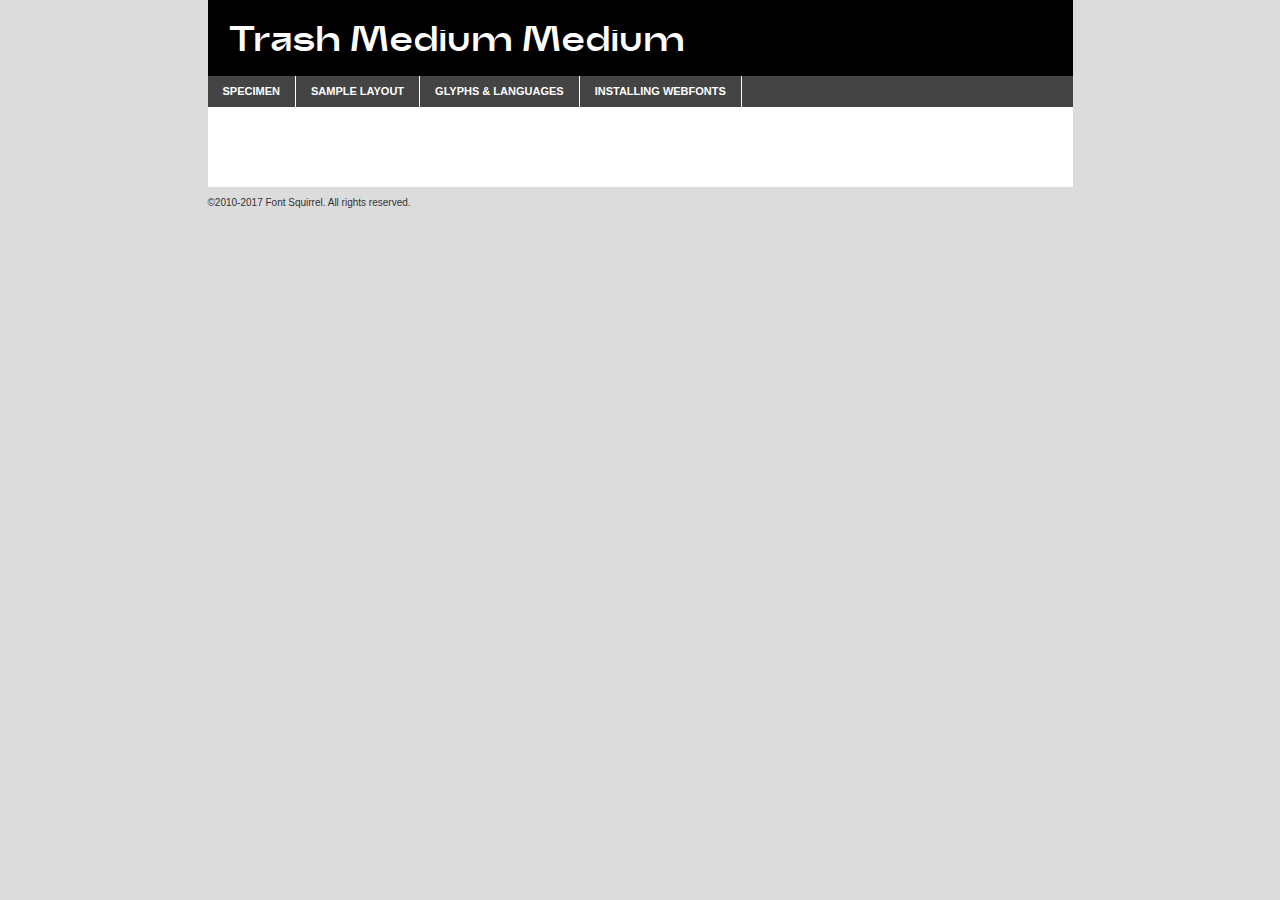
<file: webfontkit-20210209-034800/trash-medium-demo.html>
<!DOCTYPE html PUBLIC "-//W3C//DTD XHTML 1.0 Transitional//EN"
	"http://www.w3.org/TR/xhtml1/DTD/xhtml1-transitional.dtd">

<html xmlns="http://www.w3.org/1999/xhtml" xml:lang="en" lang="en">
<head>
	<meta http-equiv="Content-Type" content="text/html; charset=utf-8" />
	<script src="http://ajax.googleapis.com/ajax/libs/jquery/1.7.2/jquery.min.js" type="text/javascript" charset="utf-8"></script>
	<script type="text/javascript">
	(function($){$.fn.easyTabs=function(option){var param=jQuery.extend({fadeSpeed:"fast",defaultContent:1,activeClass:'active'},option);$(this).each(function(){var thisId="#"+this.id;if(param.defaultContent==''){param.defaultContent=1;}
	if(typeof param.defaultContent=="number")
	{var defaultTab=$(thisId+" .tabs li:eq("+(param.defaultContent-1)+") a").attr('href').substr(1);}else{var defaultTab=param.defaultContent;}
	$(thisId+" .tabs li a").each(function(){var tabToHide=$(this).attr('href').substr(1);$("#"+tabToHide).addClass('easytabs-tab-content');});hideAll();changeContent(defaultTab);function hideAll(){$(thisId+" .easytabs-tab-content").hide();}
	function changeContent(tabId){hideAll();$(thisId+" .tabs li").removeClass(param.activeClass);$(thisId+" .tabs li a[href=#"+tabId+"]").closest('li').addClass(param.activeClass);if(param.fadeSpeed!="none")
	{$(thisId+" #"+tabId).fadeIn(param.fadeSpeed);}else{$(thisId+" #"+tabId).show();}}
	$(thisId+" .tabs li").click(function(){var tabId=$(this).find('a').attr('href').substr(1);changeContent(tabId);return false;});});}})(jQuery);
	</script>
	<link rel="stylesheet" href="specimen_files/specimen_stylesheet.css" type="text/css" charset="utf-8" />
	<link rel="stylesheet" href="stylesheet.css" type="text/css" charset="utf-8" />

	<style type="text/css">
					body{
				font-family: 'trash_mediummedium';
							}
		</style>

	<title>Trash Medium Medium Specimen</title>
	
	
	<script type="text/javascript" charset="utf-8">
		$(document).ready(function() {
			$('#container').easyTabs({defaultContent:1});
		});
	</script>
</head>

<body>
<div id="container">
	<div id="header">
		Trash Medium Medium	</div>
	<ul class="tabs">
		<li><a href="#specimen">Specimen</a></li>
		<li><a href="#layout">Sample Layout</a></li>
				<li><a href="#glyphs">Glyphs &amp; Languages</a></li>
		<li><a href="#installing">Installing Webfonts</a></li>
		
	</ul>
	
	<div id="main_content">

		
			<div id="specimen">
		
				<div class="section">
					<div class="grid12 firstcol">
						<div class="huge">AaBb</div>
					</div>
				</div>
		
				<div class="section">
					<div class="glyph_range">A&#x200B;B&#x200b;C&#x200b;D&#x200b;E&#x200b;F&#x200b;G&#x200b;H&#x200b;I&#x200b;J&#x200b;K&#x200b;L&#x200b;M&#x200b;N&#x200b;O&#x200b;P&#x200b;Q&#x200b;R&#x200b;S&#x200b;T&#x200b;U&#x200b;V&#x200b;W&#x200b;X&#x200b;Y&#x200b;Z&#x200b;a&#x200b;b&#x200b;c&#x200b;d&#x200b;e&#x200b;f&#x200b;g&#x200b;h&#x200b;i&#x200b;j&#x200b;k&#x200b;l&#x200b;m&#x200b;n&#x200b;o&#x200b;p&#x200b;q&#x200b;r&#x200b;s&#x200b;t&#x200b;u&#x200b;v&#x200b;w&#x200b;x&#x200b;y&#x200b;z&#x200b;1&#x200b;2&#x200b;3&#x200b;4&#x200b;5&#x200b;6&#x200b;7&#x200b;8&#x200b;9&#x200b;0&#x200b;&amp;&#x200b;.&#x200b;,&#x200b;?&#x200b;!&#x200b;&#64;&#x200b;(&#x200b;)&#x200b;#&#x200b;$&#x200b;%&#x200b;*&#x200b;+&#x200b;-&#x200b;=&#x200b;:&#x200b;;</div>
				</div>
				<div class="section">
					<div class="grid12 firstcol">
						<table class="sample_table">
							<tr><td>10</td><td class="size10">abcdefghijklmnopqrstuvwxyzABCDEFGHIJKLMNOPQRSTUVWXYZ0123456789abcdefghijklmnopqrstuvwxyzABCDEFGHIJKLMNOPQRSTUVWXYZ0123456789abcdefghijklmnopqrstuvwxyzABCDEFGHIJKLMNOPQRSTUVWXYZ</td></tr>
							<tr><td>11</td><td class="size11">abcdefghijklmnopqrstuvwxyzABCDEFGHIJKLMNOPQRSTUVWXYZ0123456789abcdefghijklmnopqrstuvwxyzABCDEFGHIJKLMNOPQRSTUVWXYZ0123456789abcdefghijklmnopqrstuvwxyzABCDEFGHIJKLMNOPQRSTUVWXYZ</td></tr>
							<tr><td>12</td><td class="size12">abcdefghijklmnopqrstuvwxyzABCDEFGHIJKLMNOPQRSTUVWXYZ0123456789abcdefghijklmnopqrstuvwxyzABCDEFGHIJKLMNOPQRSTUVWXYZ0123456789abcdefghijklmnopqrstuvwxyzABCDEFGHIJKLMNOPQRSTUVWXYZ</td></tr>
							<tr><td>13</td><td class="size13">abcdefghijklmnopqrstuvwxyzABCDEFGHIJKLMNOPQRSTUVWXYZ0123456789abcdefghijklmnopqrstuvwxyzABCDEFGHIJKLMNOPQRSTUVWXYZ0123456789abcdefghijklmnopqrstuvwxyzABCDEFGHIJKLMNOPQRSTUVWXYZ</td></tr>
							<tr><td>14</td><td class="size14">abcdefghijklmnopqrstuvwxyzABCDEFGHIJKLMNOPQRSTUVWXYZ0123456789abcdefghijklmnopqrstuvwxyzABCDEFGHIJKLMNOPQRSTUVWXYZ0123456789abcdefghijklmnopqrstuvwxyzABCDEFGHIJKLMNOPQRSTUVWXYZ</td></tr>
							<tr><td>16</td><td class="size16">abcdefghijklmnopqrstuvwxyzABCDEFGHIJKLMNOPQRSTUVWXYZ0123456789abcdefghijklmnopqrstuvwxyzABCDEFGHIJKLMNOPQRSTUVWXYZ</td></tr>
							<tr><td>18</td><td class="size18">abcdefghijklmnopqrstuvwxyzABCDEFGHIJKLMNOPQRSTUVWXYZ0123456789abcdefghijklmnopqrstuvwxyzABCDEFGHIJKLMNOPQRSTUVWXYZ</td></tr>
							<tr><td>20</td><td class="size20">abcdefghijklmnopqrstuvwxyzABCDEFGHIJKLMNOPQRSTUVWXYZ0123456789abcdefghijklmnopqrstuvwxyzABCDEFGHIJKLMNOPQRSTUVWXYZ</td></tr>
							<tr><td>24</td><td class="size24">abcdefghijklmnopqrstuvwxyzABCDEFGHIJKLMNOPQRSTUVWXYZ0123456789abcdefghijklmnopqrstuvwxyzABCDEFGHIJKLMNOPQRSTUVWXYZ</td></tr>
							<tr><td>30</td><td class="size30">abcdefghijklmnopqrstuvwxyzABCDEFGHIJKLMNOPQRSTUVWXYZ0123456789abcdefghijklmnopqrstuvwxyzABCDEFGHIJKLMNOPQRSTUVWXYZ</td></tr>
							<tr><td>36</td><td class="size36">abcdefghijklmnopqrstuvwxyzABCDEFGHIJKLMNOPQRSTUVWXYZ0123456789abcdefghijklmnopqrstuvwxyzABCDEFGHIJKLMNOPQRSTUVWXYZ</td></tr>
							<tr><td>48</td><td class="size48">abcdefghijklmnopqrstuvwxyzABCDEFGHIJKLMNOPQRSTUVWXYZ0123456789abcdefghijklmnopqrstuvwxyzABCDEFGHIJKLMNOPQRSTUVWXYZ</td></tr>
							<tr><td>60</td><td class="size60">abcdefghijklmnopqrstuvwxyzABCDEFGHIJKLMNOPQRSTUVWXYZ0123456789abcdefghijklmnopqrstuvwxyzABCDEFGHIJKLMNOPQRSTUVWXYZ</td></tr>
							<tr><td>72</td><td class="size72">abcdefghijklmnopqrstuvwxyzABCDEFGHIJKLMNOPQRSTUVWXYZ0123456789abcdefghijklmnopqrstuvwxyzABCDEFGHIJKLMNOPQRSTUVWXYZ</td></tr>
							<tr><td>90</td><td class="size90">abcdefghijklmnopqrstuvwxyzABCDEFGHIJKLMNOPQRSTUVWXYZ0123456789abcdefghijklmnopqrstuvwxyzABCDEFGHIJKLMNOPQRSTUVWXYZ</td></tr>
						</table>
				
					</div>
			
				</div>
		
		
		
								<div class="section" id="bodycomparison">


										<div id="xheight">
				<div class="fontbody">&#x25FC;&#x25FC;&#x25FC;&#x25FC;&#x25FC;&#x25FC;&#x25FC;&#x25FC;&#x25FC;&#x25FC;&#x25FC;&#x25FC;&#x25FC;&#x25FC;&#x25FC;&#x25FC;&#x25FC;&#x25FC;&#x25FC;&#x25FC;&#x25FC;&#x25FC;&#x25FC;&#x25FC;&#x25FC;&#x25FC;&#x25FC;&#x25FC;&#x25FC;&#x25FC;&#x25FC;&#x25FC;&#x25FC;&#x25FC;&#x25FC;&#x25FC;&#x25FC;&#x25FC;&#x25FC;&#x25FC;&#x25FC;&#x25FC;&#x25FC;&#x25FC;&#x25FC;&#x25FC;&#x25FC;&#x25FC;&#x25FC;&#x25FC;&#x25FC;&#x25FC;&#x25FC;&#x25FC;&#x25FC;&#x25FC;&#x25FC;&#x25FC;&#x25FC;&#x25FC;&#x25FC;&#x25FC;&#x25FC;&#x25FC;&#x25FC;&#x25FC;&#x25FC;&#x25FC;&#x25FC;&#x25FC;&#x25FC;&#x25FC;&#x25FC;&#x25FC;&#x25FC;&#x25FC;&#x25FC;&#x25FC;&#x25FC;&#x25FC;&#x25FC;&#x25FC;&#x25FC;&#x25FC;&#x25FC;&#x25FC;&#x25FC;&#x25FC;&#x25FC;&#x25FC;&#x25FC;&#x25FC;&#x25FC;&#x25FC;&#x25FC;&#x25FC;&#x25FC;&#x25FC;&#x25FC;body</div><div class="arialbody">body</div><div class="verdanabody">body</div><div class="georgiabody">body</div></div>
										<div class="fontbody" style="z-index:1">
											body<span>Trash Medium Medium</span>
										</div>
										<div class="arialbody" style="z-index:1">
											body<span>Arial</span>
										</div>
										<div class="verdanabody" style="z-index:1">
											body<span>Verdana</span>
										</div>
										<div class="georgiabody" style="z-index:1">
											body<span>Georgia</span>
										</div>



								</div>
		
		
				<div class="section psample psample_row1" id="">
					
					<div class="grid2 firstcol">
						<p class="size10"><span>10.</span>Aenean lacinia bibendum nulla sed consectetur. Fusce dapibus, tellus ac cursus commodo, tortor mauris condimentum nibh, ut fermentum massa justo sit amet risus. Nullam id dolor id nibh ultricies vehicula ut id elit. Cum sociis natoque penatibus et magnis dis parturient montes, nascetur ridiculus mus. Nulla vitae elit libero, a pharetra augue.</p>
			
					</div>
					<div class="grid3">
						<p class="size11"><span>11.</span>Aenean lacinia bibendum nulla sed consectetur. Fusce dapibus, tellus ac cursus commodo, tortor mauris condimentum nibh, ut fermentum massa justo sit amet risus. Nullam id dolor id nibh ultricies vehicula ut id elit. Cum sociis natoque penatibus et magnis dis parturient montes, nascetur ridiculus mus. Nulla vitae elit libero, a pharetra augue.</p>
			
					</div>
					<div class="grid3">
						<p class="size12"><span>12.</span>Aenean lacinia bibendum nulla sed consectetur. Fusce dapibus, tellus ac cursus commodo, tortor mauris condimentum nibh, ut fermentum massa justo sit amet risus. Nullam id dolor id nibh ultricies vehicula ut id elit. Cum sociis natoque penatibus et magnis dis parturient montes, nascetur ridiculus mus. Nulla vitae elit libero, a pharetra augue.</p>
			
					</div>
					<div class="grid4">
						<p class="size13"><span>13.</span>Aenean lacinia bibendum nulla sed consectetur. Fusce dapibus, tellus ac cursus commodo, tortor mauris condimentum nibh, ut fermentum massa justo sit amet risus. Nullam id dolor id nibh ultricies vehicula ut id elit. Cum sociis natoque penatibus et magnis dis parturient montes, nascetur ridiculus mus. Nulla vitae elit libero, a pharetra augue.</p>
			
					</div>
					<div class="white_blend"></div>
					
				</div>
				<div class="section psample psample_row2" id="">
					<div class="grid3 firstcol">
						<p class="size14"><span>14.</span>Aenean lacinia bibendum nulla sed consectetur. Fusce dapibus, tellus ac cursus commodo, tortor mauris condimentum nibh, ut fermentum massa justo sit amet risus. Nullam id dolor id nibh ultricies vehicula ut id elit. Cum sociis natoque penatibus et magnis dis parturient montes, nascetur ridiculus mus. Nulla vitae elit libero, a pharetra augue.</p>
			
					</div>
					<div class="grid4">
						<p class="size16"><span>16.</span>Aenean lacinia bibendum nulla sed consectetur. Fusce dapibus, tellus ac cursus commodo, tortor mauris condimentum nibh, ut fermentum massa justo sit amet risus. Nullam id dolor id nibh ultricies vehicula ut id elit. Cum sociis natoque penatibus et magnis dis parturient montes, nascetur ridiculus mus. Nulla vitae elit libero, a pharetra augue.</p>
			
					</div>
					<div class="grid5">
						<p class="size18"><span>18.</span>Aenean lacinia bibendum nulla sed consectetur. Fusce dapibus, tellus ac cursus commodo, tortor mauris condimentum nibh, ut fermentum massa justo sit amet risus. Nullam id dolor id nibh ultricies vehicula ut id elit. Cum sociis natoque penatibus et magnis dis parturient montes, nascetur ridiculus mus. Nulla vitae elit libero, a pharetra augue.</p>
			
					</div>

					<div class="white_blend"></div>

				</div>
				
				<div class="section psample psample_row3" id="">
					<div class="grid5 firstcol">
						<p class="size20"><span>20.</span>Aenean lacinia bibendum nulla sed consectetur. Fusce dapibus, tellus ac cursus commodo, tortor mauris condimentum nibh, ut fermentum massa justo sit amet risus. Nullam id dolor id nibh ultricies vehicula ut id elit. Cum sociis natoque penatibus et magnis dis parturient montes, nascetur ridiculus mus. Nulla vitae elit libero, a pharetra augue.</p>
					</div>
					<div class="grid7">
						<p class="size24"><span>24.</span>Aenean lacinia bibendum nulla sed consectetur. Fusce dapibus, tellus ac cursus commodo, tortor mauris condimentum nibh, ut fermentum massa justo sit amet risus. Nullam id dolor id nibh ultricies vehicula ut id elit. Cum sociis natoque penatibus et magnis dis parturient montes, nascetur ridiculus mus. Nulla vitae elit libero, a pharetra augue.</p>
					</div>
					
					<div class="white_blend"></div>
					
				</div>
				
				<div class="section psample psample_row4" id="">
					<div class="grid12 firstcol">
						<p class="size30"><span>30.</span>Aenean lacinia bibendum nulla sed consectetur. Fusce dapibus, tellus ac cursus commodo, tortor mauris condimentum nibh, ut fermentum massa justo sit amet risus. Nullam id dolor id nibh ultricies vehicula ut id elit. Cum sociis natoque penatibus et magnis dis parturient montes, nascetur ridiculus mus. Nulla vitae elit libero, a pharetra augue.</p>
					</div>
					<div class="white_blend"></div>
					
				</div>
				
				
				
				<div class="section psample psample_row1 fullreverse">
					<div class="grid2 firstcol">
						<p class="size10"><span>10.</span>Aenean lacinia bibendum nulla sed consectetur. Fusce dapibus, tellus ac cursus commodo, tortor mauris condimentum nibh, ut fermentum massa justo sit amet risus. Nullam id dolor id nibh ultricies vehicula ut id elit. Cum sociis natoque penatibus et magnis dis parturient montes, nascetur ridiculus mus. Nulla vitae elit libero, a pharetra augue.</p>
			
					</div>
					<div class="grid3">
						<p class="size11"><span>11.</span>Aenean lacinia bibendum nulla sed consectetur. Fusce dapibus, tellus ac cursus commodo, tortor mauris condimentum nibh, ut fermentum massa justo sit amet risus. Nullam id dolor id nibh ultricies vehicula ut id elit. Cum sociis natoque penatibus et magnis dis parturient montes, nascetur ridiculus mus. Nulla vitae elit libero, a pharetra augue.</p>
			
					</div>
					<div class="grid3">
						<p class="size12"><span>12.</span>Aenean lacinia bibendum nulla sed consectetur. Fusce dapibus, tellus ac cursus commodo, tortor mauris condimentum nibh, ut fermentum massa justo sit amet risus. Nullam id dolor id nibh ultricies vehicula ut id elit. Cum sociis natoque penatibus et magnis dis parturient montes, nascetur ridiculus mus. Nulla vitae elit libero, a pharetra augue.</p>
			
					</div>
					<div class="grid4">
						<p class="size13"><span>13.</span>Aenean lacinia bibendum nulla sed consectetur. Fusce dapibus, tellus ac cursus commodo, tortor mauris condimentum nibh, ut fermentum massa justo sit amet risus. Nullam id dolor id nibh ultricies vehicula ut id elit. Cum sociis natoque penatibus et magnis dis parturient montes, nascetur ridiculus mus. Nulla vitae elit libero, a pharetra augue.</p>
			
					</div>
					<div class="black_blend"></div>
					
				</div>
				
				<div class="section psample psample_row2 fullreverse">
					<div class="grid3 firstcol">
						<p class="size14"><span>14.</span>Aenean lacinia bibendum nulla sed consectetur. Fusce dapibus, tellus ac cursus commodo, tortor mauris condimentum nibh, ut fermentum massa justo sit amet risus. Nullam id dolor id nibh ultricies vehicula ut id elit. Cum sociis natoque penatibus et magnis dis parturient montes, nascetur ridiculus mus. Nulla vitae elit libero, a pharetra augue.</p>
			
					</div>
					<div class="grid4">
						<p class="size16"><span>16.</span>Aenean lacinia bibendum nulla sed consectetur. Fusce dapibus, tellus ac cursus commodo, tortor mauris condimentum nibh, ut fermentum massa justo sit amet risus. Nullam id dolor id nibh ultricies vehicula ut id elit. Cum sociis natoque penatibus et magnis dis parturient montes, nascetur ridiculus mus. Nulla vitae elit libero, a pharetra augue.</p>
			
					</div>
					<div class="grid5">
						<p class="size18"><span>18.</span>Aenean lacinia bibendum nulla sed consectetur. Fusce dapibus, tellus ac cursus commodo, tortor mauris condimentum nibh, ut fermentum massa justo sit amet risus. Nullam id dolor id nibh ultricies vehicula ut id elit. Cum sociis natoque penatibus et magnis dis parturient montes, nascetur ridiculus mus. Nulla vitae elit libero, a pharetra augue.</p>
			
					</div>
					<div class="black_blend"></div>

				</div>
				
				<div class="section psample fullreverse psample_row3" id="">
					<div class="grid5 firstcol">
						<p class="size20"><span>20.</span>Aenean lacinia bibendum nulla sed consectetur. Fusce dapibus, tellus ac cursus commodo, tortor mauris condimentum nibh, ut fermentum massa justo sit amet risus. Nullam id dolor id nibh ultricies vehicula ut id elit. Cum sociis natoque penatibus et magnis dis parturient montes, nascetur ridiculus mus. Nulla vitae elit libero, a pharetra augue.</p>
					</div>
					<div class="grid7">
						<p class="size24"><span>24.</span>Aenean lacinia bibendum nulla sed consectetur. Fusce dapibus, tellus ac cursus commodo, tortor mauris condimentum nibh, ut fermentum massa justo sit amet risus. Nullam id dolor id nibh ultricies vehicula ut id elit. Cum sociis natoque penatibus et magnis dis parturient montes, nascetur ridiculus mus. Nulla vitae elit libero, a pharetra augue.</p>
					</div>
					
					<div class="black_blend"></div>
					
				</div>
				
				<div class="section psample fullreverse psample_row4" id="" style="border-bottom: 20px #000 solid;">
					<div class="grid12 firstcol">
						<p class="size30"><span>30.</span>Aenean lacinia bibendum nulla sed consectetur. Fusce dapibus, tellus ac cursus commodo, tortor mauris condimentum nibh, ut fermentum massa justo sit amet risus. Nullam id dolor id nibh ultricies vehicula ut id elit. Cum sociis natoque penatibus et magnis dis parturient montes, nascetur ridiculus mus. Nulla vitae elit libero, a pharetra augue.</p>
					</div>
					<div class="black_blend"></div>
					
				</div>
				
				
				
				
			</div>
			
			<div id="layout">
				
				<div class="section">
					
					<div class="grid12 firstcol">
						<h1>Lorem Ipsum Dolor</h1>
						<h2>Etiam porta sem malesuada magna mollis euismod</h2>
						
						<p class="byline">By <a href="#link">Aenean Lacinia</a></p>
					</div>
				</div>
				<div class="section">
					<div class="grid8 firstcol">
						<p class="large">Donec sed odio dui. Morbi leo risus, porta ac consectetur ac, vestibulum at eros. Fusce dapibus, tellus ac cursus commodo, tortor mauris condimentum nibh, ut fermentum massa justo sit amet risus. </p>

						
						<h3>Pellentesque ornare sem</h3>

						<p>Maecenas sed diam eget risus varius blandit sit amet non magna. Maecenas faucibus mollis interdum. Donec ullamcorper nulla non metus auctor fringilla. Nullam id dolor id nibh ultricies vehicula ut id elit. Nullam id dolor id nibh ultricies vehicula ut id elit. </p>

						<p>Aenean eu leo quam. Pellentesque ornare sem lacinia quam venenatis vestibulum. Lorem ipsum dolor sit amet, consectetur adipiscing elit. Cum sociis natoque penatibus et magnis dis parturient montes, nascetur ridiculus mus. </p>

						<p>Nulla vitae elit libero, a pharetra augue. Praesent commodo cursus magna, vel scelerisque nisl consectetur et. Aenean lacinia bibendum nulla sed consectetur. </p>

						<p>Nullam quis risus eget urna mollis ornare vel eu leo. Nullam quis risus eget urna mollis ornare vel eu leo. Maecenas sed diam eget risus varius blandit sit amet non magna. Donec ullamcorper nulla non metus auctor fringilla. </p>

						<h3>Cras mattis consectetur</h3>

						<p>Aenean eu leo quam. Pellentesque ornare sem lacinia quam venenatis vestibulum. Aenean lacinia bibendum nulla sed consectetur. Integer posuere erat a ante venenatis dapibus posuere velit aliquet. Cras mattis consectetur purus sit amet fermentum. </p>

						<p>Nullam id dolor id nibh ultricies vehicula ut id elit. Nullam quis risus eget urna mollis ornare vel eu leo. Cras mattis consectetur purus sit amet fermentum.</p>
					</div>
					
					<div class="grid4 sidebar">
						
						<div class="box reverse">
							<p class="last">Nullam quis risus eget urna mollis ornare vel eu leo. Donec ullamcorper nulla non metus auctor fringilla. Cras mattis consectetur purus sit amet fermentum. Sed posuere consectetur est at lobortis. Lorem ipsum dolor sit amet, consectetur adipiscing elit. </p>
						</div>
						
						<p class="caption">Maecenas sed diam eget risus varius.</p>

						<p>Vestibulum id ligula porta felis euismod semper. Integer posuere erat a ante venenatis dapibus posuere velit aliquet. Vestibulum id ligula porta felis euismod semper. Sed posuere consectetur est at lobortis. Maecenas sed diam eget risus varius blandit sit amet non magna. Fusce dapibus, tellus ac cursus commodo, tortor mauris condimentum nibh, ut fermentum massa justo sit amet risus. </p>

					

						<p>Duis mollis, est non commodo luctus, nisi erat porttitor ligula, eget lacinia odio sem nec elit. Aenean lacinia bibendum nulla sed consectetur. Vivamus sagittis lacus vel augue laoreet rutrum faucibus dolor auctor. Aenean lacinia bibendum nulla sed consectetur. Nullam quis risus eget urna mollis ornare vel eu leo. </p>

						<p>Praesent commodo cursus magna, vel scelerisque nisl consectetur et. Donec ullamcorper nulla non metus auctor fringilla. Maecenas faucibus mollis interdum. Fusce dapibus, tellus ac cursus commodo, tortor mauris condimentum nibh, ut fermentum massa justo sit amet risus. </p>

					</div>
				</div>
				
			</div>


			



		<div id="glyphs">
			<div class="section">
				<div class="grid12 firstcol">
			
				<h1>Language Support</h1>
				<p>The subset of Trash Medium Medium in this kit supports the following languages:<br />
			
					Albanian, Basque, Breton, Chamorro, Danish, Dutch, English, Faroese, Finnish, French, Frisian, Galician, German, Icelandic, Italian, Malagasy, Norwegian, Portuguese, Spanish, Alsatian, Aragonese, Arapaho, Arrernte, Asturian, Aymara, Bislama, Cebuano, Corsican, Fijian, French_creole, Genoese, Gilbertese, Greenlandic, Haitian_creole, Hiligaynon, Hmong, Hopi, Ibanag, Iloko_ilokano, Indonesian, Interglossa_glosa, Interlingua, Irish_gaelic, Jerriais, Lojban, Lombard, Luxembourgeois, Manx, Mohawk, Norfolk_pitcairnese, Occitan, Oromo, Pangasinan, Papiamento, Piedmontese, Potawatomi, Rhaeto-romance, Romansh, Rotokas, Sami_lule, Samoan, Sardinian, Scots_gaelic, Seychelles_creole, Shona, Sicilian, Somali, Southern_ndebele, Swahili, Swati_swazi, Tagalog_filipino_pilipino, Tetum, Tok_pisin, Uyghur_latinized, Volapuk, Walloon, Warlpiri, Xhosa, Yapese, Zulu, Latinbasic, Ubasic, Demo				</p>
				<h1>Glyph Chart</h1>
				<p>The subset of Trash Medium Medium in this kit includes all the glyphs listed below. Unicode entities are included above each glyph to help you insert individual characters into your layout.</p>
				<div id="glyph_chart">
			
																														 <div><p>&amp;#1;</p>&#1;</div>
																				 <div><p>&amp;#13;</p>&#13;</div>
																				 <div><p>&amp;#32;</p>&#32;</div>
																				 <div><p>&amp;#33;</p>&#33;</div>
																				 <div><p>&amp;#34;</p>&#34;</div>
																				 <div><p>&amp;#35;</p>&#35;</div>
																				 <div><p>&amp;#36;</p>&#36;</div>
																				 <div><p>&amp;#37;</p>&#37;</div>
																				 <div><p>&amp;#38;</p>&#38;</div>
																				 <div><p>&amp;#39;</p>&#39;</div>
																				 <div><p>&amp;#40;</p>&#40;</div>
																				 <div><p>&amp;#41;</p>&#41;</div>
																				 <div><p>&amp;#42;</p>&#42;</div>
																				 <div><p>&amp;#43;</p>&#43;</div>
																				 <div><p>&amp;#44;</p>&#44;</div>
																				 <div><p>&amp;#45;</p>&#45;</div>
																				 <div><p>&amp;#46;</p>&#46;</div>
																				 <div><p>&amp;#47;</p>&#47;</div>
																				 <div><p>&amp;#48;</p>&#48;</div>
																				 <div><p>&amp;#49;</p>&#49;</div>
																				 <div><p>&amp;#50;</p>&#50;</div>
																				 <div><p>&amp;#51;</p>&#51;</div>
																				 <div><p>&amp;#52;</p>&#52;</div>
																				 <div><p>&amp;#53;</p>&#53;</div>
																				 <div><p>&amp;#54;</p>&#54;</div>
																				 <div><p>&amp;#55;</p>&#55;</div>
																				 <div><p>&amp;#56;</p>&#56;</div>
																				 <div><p>&amp;#57;</p>&#57;</div>
																				 <div><p>&amp;#58;</p>&#58;</div>
																				 <div><p>&amp;#59;</p>&#59;</div>
																				 <div><p>&amp;#60;</p>&#60;</div>
																				 <div><p>&amp;#61;</p>&#61;</div>
																				 <div><p>&amp;#62;</p>&#62;</div>
																				 <div><p>&amp;#63;</p>&#63;</div>
																				 <div><p>&amp;#64;</p>&#64;</div>
																				 <div><p>&amp;#65;</p>&#65;</div>
																				 <div><p>&amp;#66;</p>&#66;</div>
																				 <div><p>&amp;#67;</p>&#67;</div>
																				 <div><p>&amp;#68;</p>&#68;</div>
																				 <div><p>&amp;#69;</p>&#69;</div>
																				 <div><p>&amp;#70;</p>&#70;</div>
																				 <div><p>&amp;#71;</p>&#71;</div>
																				 <div><p>&amp;#72;</p>&#72;</div>
																				 <div><p>&amp;#73;</p>&#73;</div>
																				 <div><p>&amp;#74;</p>&#74;</div>
																				 <div><p>&amp;#75;</p>&#75;</div>
																				 <div><p>&amp;#76;</p>&#76;</div>
																				 <div><p>&amp;#77;</p>&#77;</div>
																				 <div><p>&amp;#78;</p>&#78;</div>
																				 <div><p>&amp;#79;</p>&#79;</div>
																				 <div><p>&amp;#80;</p>&#80;</div>
																				 <div><p>&amp;#81;</p>&#81;</div>
																				 <div><p>&amp;#82;</p>&#82;</div>
																				 <div><p>&amp;#83;</p>&#83;</div>
																				 <div><p>&amp;#84;</p>&#84;</div>
																				 <div><p>&amp;#85;</p>&#85;</div>
																				 <div><p>&amp;#86;</p>&#86;</div>
																				 <div><p>&amp;#87;</p>&#87;</div>
																				 <div><p>&amp;#88;</p>&#88;</div>
																				 <div><p>&amp;#89;</p>&#89;</div>
																				 <div><p>&amp;#90;</p>&#90;</div>
																				 <div><p>&amp;#91;</p>&#91;</div>
																				 <div><p>&amp;#92;</p>&#92;</div>
																				 <div><p>&amp;#93;</p>&#93;</div>
																				 <div><p>&amp;#94;</p>&#94;</div>
																				 <div><p>&amp;#95;</p>&#95;</div>
																				 <div><p>&amp;#96;</p>&#96;</div>
																				 <div><p>&amp;#97;</p>&#97;</div>
																				 <div><p>&amp;#98;</p>&#98;</div>
																				 <div><p>&amp;#99;</p>&#99;</div>
																				 <div><p>&amp;#100;</p>&#100;</div>
																				 <div><p>&amp;#101;</p>&#101;</div>
																				 <div><p>&amp;#102;</p>&#102;</div>
																				 <div><p>&amp;#103;</p>&#103;</div>
																				 <div><p>&amp;#104;</p>&#104;</div>
																				 <div><p>&amp;#105;</p>&#105;</div>
																				 <div><p>&amp;#106;</p>&#106;</div>
																				 <div><p>&amp;#107;</p>&#107;</div>
																				 <div><p>&amp;#108;</p>&#108;</div>
																				 <div><p>&amp;#109;</p>&#109;</div>
																				 <div><p>&amp;#110;</p>&#110;</div>
																				 <div><p>&amp;#111;</p>&#111;</div>
																				 <div><p>&amp;#112;</p>&#112;</div>
																				 <div><p>&amp;#113;</p>&#113;</div>
																				 <div><p>&amp;#114;</p>&#114;</div>
																				 <div><p>&amp;#115;</p>&#115;</div>
																				 <div><p>&amp;#116;</p>&#116;</div>
																				 <div><p>&amp;#117;</p>&#117;</div>
																				 <div><p>&amp;#118;</p>&#118;</div>
																				 <div><p>&amp;#119;</p>&#119;</div>
																				 <div><p>&amp;#120;</p>&#120;</div>
																				 <div><p>&amp;#121;</p>&#121;</div>
																				 <div><p>&amp;#122;</p>&#122;</div>
																				 <div><p>&amp;#123;</p>&#123;</div>
																				 <div><p>&amp;#124;</p>&#124;</div>
																				 <div><p>&amp;#125;</p>&#125;</div>
																				 <div><p>&amp;#126;</p>&#126;</div>
																				 <div><p>&amp;#160;</p>&#160;</div>
																				 <div><p>&amp;#161;</p>&#161;</div>
																				 <div><p>&amp;#162;</p>&#162;</div>
																				 <div><p>&amp;#163;</p>&#163;</div>
																				 <div><p>&amp;#165;</p>&#165;</div>
																				 <div><p>&amp;#167;</p>&#167;</div>
																				 <div><p>&amp;#168;</p>&#168;</div>
																				 <div><p>&amp;#169;</p>&#169;</div>
																				 <div><p>&amp;#170;</p>&#170;</div>
																				 <div><p>&amp;#171;</p>&#171;</div>
																				 <div><p>&amp;#173;</p>&#173;</div>
																				 <div><p>&amp;#174;</p>&#174;</div>
																				 <div><p>&amp;#176;</p>&#176;</div>
																				 <div><p>&amp;#177;</p>&#177;</div>
																				 <div><p>&amp;#180;</p>&#180;</div>
																				 <div><p>&amp;#182;</p>&#182;</div>
																				 <div><p>&amp;#183;</p>&#183;</div>
																				 <div><p>&amp;#184;</p>&#184;</div>
																				 <div><p>&amp;#186;</p>&#186;</div>
																				 <div><p>&amp;#187;</p>&#187;</div>
																				 <div><p>&amp;#191;</p>&#191;</div>
																				 <div><p>&amp;#192;</p>&#192;</div>
																				 <div><p>&amp;#193;</p>&#193;</div>
																				 <div><p>&amp;#194;</p>&#194;</div>
																				 <div><p>&amp;#195;</p>&#195;</div>
																				 <div><p>&amp;#196;</p>&#196;</div>
																				 <div><p>&amp;#197;</p>&#197;</div>
																				 <div><p>&amp;#198;</p>&#198;</div>
																				 <div><p>&amp;#199;</p>&#199;</div>
																				 <div><p>&amp;#200;</p>&#200;</div>
																				 <div><p>&amp;#201;</p>&#201;</div>
																				 <div><p>&amp;#202;</p>&#202;</div>
																				 <div><p>&amp;#203;</p>&#203;</div>
																				 <div><p>&amp;#204;</p>&#204;</div>
																				 <div><p>&amp;#205;</p>&#205;</div>
																				 <div><p>&amp;#206;</p>&#206;</div>
																				 <div><p>&amp;#207;</p>&#207;</div>
																				 <div><p>&amp;#208;</p>&#208;</div>
																				 <div><p>&amp;#209;</p>&#209;</div>
																				 <div><p>&amp;#210;</p>&#210;</div>
																				 <div><p>&amp;#211;</p>&#211;</div>
																				 <div><p>&amp;#212;</p>&#212;</div>
																				 <div><p>&amp;#213;</p>&#213;</div>
																				 <div><p>&amp;#214;</p>&#214;</div>
																				 <div><p>&amp;#215;</p>&#215;</div>
																				 <div><p>&amp;#216;</p>&#216;</div>
																				 <div><p>&amp;#217;</p>&#217;</div>
																				 <div><p>&amp;#218;</p>&#218;</div>
																				 <div><p>&amp;#219;</p>&#219;</div>
																				 <div><p>&amp;#220;</p>&#220;</div>
																				 <div><p>&amp;#221;</p>&#221;</div>
																				 <div><p>&amp;#222;</p>&#222;</div>
																				 <div><p>&amp;#223;</p>&#223;</div>
																				 <div><p>&amp;#224;</p>&#224;</div>
																				 <div><p>&amp;#225;</p>&#225;</div>
																				 <div><p>&amp;#226;</p>&#226;</div>
																				 <div><p>&amp;#227;</p>&#227;</div>
																				 <div><p>&amp;#228;</p>&#228;</div>
																				 <div><p>&amp;#229;</p>&#229;</div>
																				 <div><p>&amp;#230;</p>&#230;</div>
																				 <div><p>&amp;#231;</p>&#231;</div>
																				 <div><p>&amp;#232;</p>&#232;</div>
																				 <div><p>&amp;#233;</p>&#233;</div>
																				 <div><p>&amp;#234;</p>&#234;</div>
																				 <div><p>&amp;#235;</p>&#235;</div>
																				 <div><p>&amp;#236;</p>&#236;</div>
																				 <div><p>&amp;#237;</p>&#237;</div>
																				 <div><p>&amp;#238;</p>&#238;</div>
																				 <div><p>&amp;#239;</p>&#239;</div>
																				 <div><p>&amp;#240;</p>&#240;</div>
																				 <div><p>&amp;#241;</p>&#241;</div>
																				 <div><p>&amp;#242;</p>&#242;</div>
																				 <div><p>&amp;#243;</p>&#243;</div>
																				 <div><p>&amp;#244;</p>&#244;</div>
																				 <div><p>&amp;#245;</p>&#245;</div>
																				 <div><p>&amp;#246;</p>&#246;</div>
																				 <div><p>&amp;#248;</p>&#248;</div>
																				 <div><p>&amp;#249;</p>&#249;</div>
																				 <div><p>&amp;#250;</p>&#250;</div>
																				 <div><p>&amp;#251;</p>&#251;</div>
																				 <div><p>&amp;#252;</p>&#252;</div>
																				 <div><p>&amp;#253;</p>&#253;</div>
																				 <div><p>&amp;#254;</p>&#254;</div>
																				 <div><p>&amp;#255;</p>&#255;</div>
																				 <div><p>&amp;#338;</p>&#338;</div>
																				 <div><p>&amp;#339;</p>&#339;</div>
																				 <div><p>&amp;#376;</p>&#376;</div>
																				 <div><p>&amp;#710;</p>&#710;</div>
																				 <div><p>&amp;#732;</p>&#732;</div>
																				 <div><p>&amp;#8192;</p>&#8192;</div>
																				 <div><p>&amp;#8193;</p>&#8193;</div>
																				 <div><p>&amp;#8194;</p>&#8194;</div>
																				 <div><p>&amp;#8195;</p>&#8195;</div>
																				 <div><p>&amp;#8196;</p>&#8196;</div>
																				 <div><p>&amp;#8197;</p>&#8197;</div>
																				 <div><p>&amp;#8198;</p>&#8198;</div>
																				 <div><p>&amp;#8199;</p>&#8199;</div>
																				 <div><p>&amp;#8200;</p>&#8200;</div>
																				 <div><p>&amp;#8201;</p>&#8201;</div>
																				 <div><p>&amp;#8202;</p>&#8202;</div>
																				 <div><p>&amp;#8208;</p>&#8208;</div>
																				 <div><p>&amp;#8209;</p>&#8209;</div>
																				 <div><p>&amp;#8210;</p>&#8210;</div>
																				 <div><p>&amp;#8211;</p>&#8211;</div>
																				 <div><p>&amp;#8212;</p>&#8212;</div>
																				 <div><p>&amp;#8216;</p>&#8216;</div>
																				 <div><p>&amp;#8217;</p>&#8217;</div>
																				 <div><p>&amp;#8218;</p>&#8218;</div>
																				 <div><p>&amp;#8220;</p>&#8220;</div>
																				 <div><p>&amp;#8221;</p>&#8221;</div>
																				 <div><p>&amp;#8222;</p>&#8222;</div>
																				 <div><p>&amp;#8226;</p>&#8226;</div>
																				 <div><p>&amp;#8230;</p>&#8230;</div>
																				 <div><p>&amp;#8239;</p>&#8239;</div>
																				 <div><p>&amp;#8287;</p>&#8287;</div>
																				 <div><p>&amp;#8364;</p>&#8364;</div>
																				 <div><p>&amp;#8482;</p>&#8482;</div>
																				 <div><p>&amp;#9724;</p>&#9724;</div>
																				 <div><p>&amp;#64257;</p>&#64257;</div>
																				 <div><p>&amp;#64258;</p>&#64258;</div>
																																																</div>	
				</div>
		
		
			</div>
		</div>
		
		
		<div id="specs">
			
		</div>
	
		<div id="installing">
			<div class="section">
				<div class="grid7 firstcol">
					<h1>Installing Webfonts</h1>
					
					<p>Webfonts are supported by all major browser platforms but not all in the same way. There are currently four different font formats that must be included in order to target all browsers. This includes TTF, WOFF, EOT and SVG.</p>
					
					<h2>1. Upload your webfonts</h2>
					<p>You must upload your webfont kit to your website. They should be in or near the same directory as your CSS files.</p>
					
					<h2>2. Include the webfont stylesheet</h2>
					<p>A special CSS @font-face declaration helps the various browsers select the appropriate font it needs without causing you a bunch of headaches. Learn more about this syntax by reading the <a href="https://www.fontspring.com/blog/further-hardening-of-the-bulletproof-syntax">Fontspring blog post</a> about it. The code for it is as follows:</p>


<code>
@font-face{ 
	font-family: 'MyWebFont';
	src: url('WebFont.eot');
	src: url('WebFont.eot?#iefix') format('embedded-opentype'),
	     url('WebFont.woff') format('woff'),
	     url('WebFont.ttf') format('truetype'),
	     url('WebFont.svg#webfont') format('svg');
}
</code>

	<p>We've already gone ahead and generated the code for you. All you have to do is link to the stylesheet in your HTML, like this:</p>
	<code>&lt;link rel=&quot;stylesheet&quot; href=&quot;stylesheet.css&quot; type=&quot;text/css&quot; charset=&quot;utf-8&quot; /&gt;</code>

					<h2>3. Modify your own stylesheet</h2>
					<p>To take advantage of your new fonts, you must tell your stylesheet to use them. Look at the original @font-face declaration above and find the property called "font-family." The name linked there will be what you use to reference the font. Prepend that webfont name to the font stack in the "font-family" property, inside the selector you want to change. For example:</p>
<code>p { font-family: 'WebFont', Arial, sans-serif; }</code>

<h2>4. Test</h2>
<p>Getting webfonts to work cross-browser <em>can</em> be tricky. Use the information in the sidebar to help you if you find that fonts aren't loading in a particular browser.</p>
				</div>
				
				<div class="grid5 sidebar">
					<div class="box">
						<h2>Troubleshooting<br />Font-Face Problems</h2>
						<p>Having trouble getting your webfonts to load in your new website? Here are some tips to sort out what might be the problem.</p>

						<h3>Fonts not showing in any browser</h3>

						<p>This sounds like you need to work on the plumbing. You either did not upload the fonts to the correct directory, or you did not link the fonts properly in the CSS. If you've confirmed that all this is correct and you still have a problem, take a look at your .htaccess file and see if requests are getting intercepted.</p>

						<h3>Fonts not loading in iPhone or iPad</h3>

						<p>The most common problem here is that you are serving the fonts from an IIS server. IIS refuses to serve files that have unknown MIME types. If that is the case, you must set the MIME type for SVG to "image/svg+xml" in the server settings. Follow these instructions from Microsoft if you need help.</p>

						<h3>Fonts not loading in Firefox</h3>

						<p>The primary reason for this failure? You are still using a version Firefox older than 3.5. So upgrade already! If that isn't it, then you are very likely serving fonts from a different domain. Firefox requires that all font assets be served from the same domain. Lastly it is possible that you need to add WOFF to your list of MIME types (if you are serving via IIS.)</p>

						<h3>Fonts not loading in IE</h3>

						<p>Are you looking at Internet Explorer on an actual Windows machine or are you cheating by using a service like Adobe BrowserLab? Many of these screenshot services do not render @font-face for IE. Best to test it on a real machine.</p>

						<h3>Fonts not loading in IE9</h3>

						<p>IE9, like Firefox, requires that fonts be served from the same domain as the website. Make sure that is the case.</p>
					</div>
				</div>
			</div>
			
		</div>
	
	</div>
	<div id="footer">
		<p>&copy;2010-2017 Font Squirrel. All rights reserved.</p>
	</div>
</div>
</body>
</html>
</file>
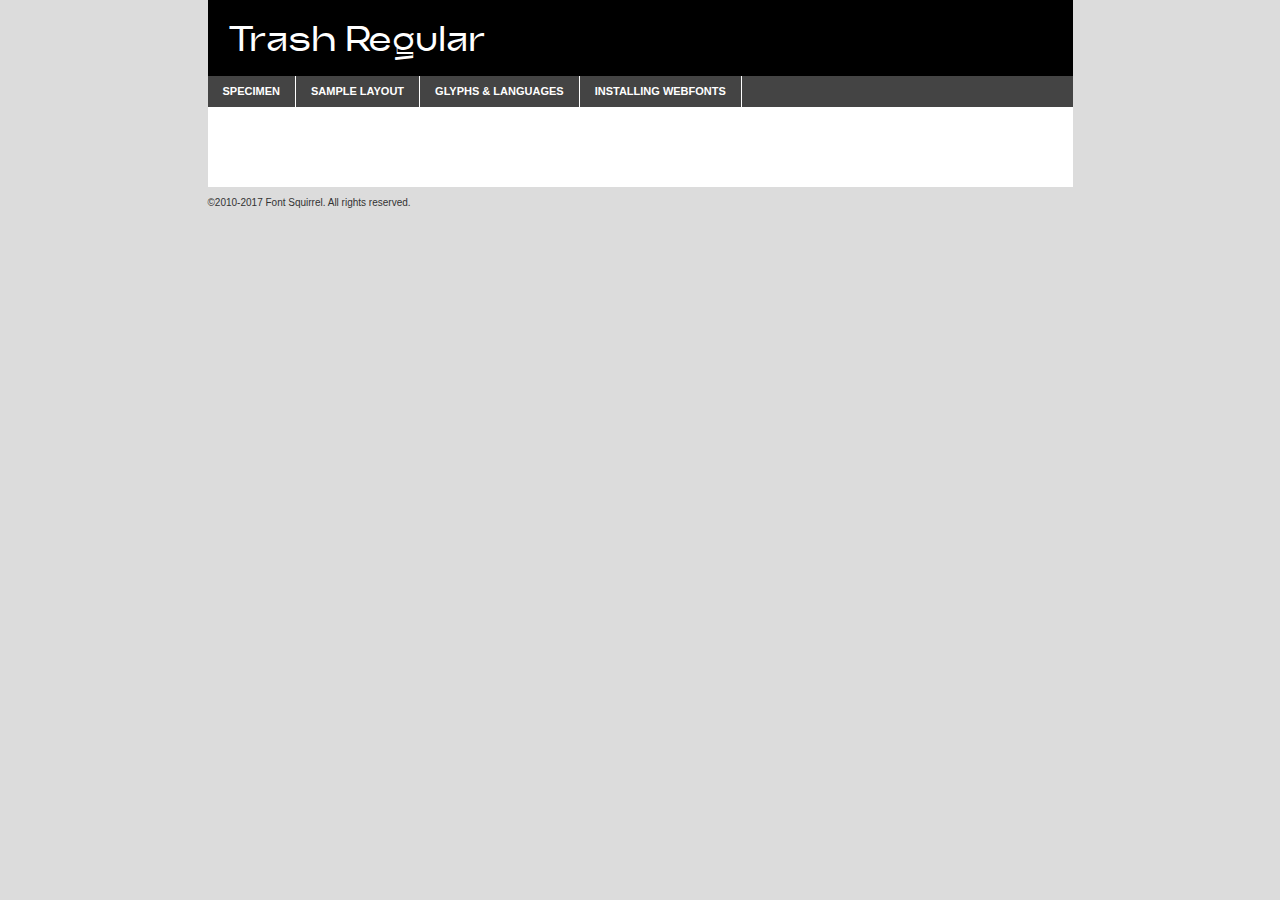
<file: webfontkit-20210209-034800/trashregular-demo.html>
<!DOCTYPE html PUBLIC "-//W3C//DTD XHTML 1.0 Transitional//EN"
	"http://www.w3.org/TR/xhtml1/DTD/xhtml1-transitional.dtd">

<html xmlns="http://www.w3.org/1999/xhtml" xml:lang="en" lang="en">
<head>
	<meta http-equiv="Content-Type" content="text/html; charset=utf-8" />
	<script src="http://ajax.googleapis.com/ajax/libs/jquery/1.7.2/jquery.min.js" type="text/javascript" charset="utf-8"></script>
	<script type="text/javascript">
	(function($){$.fn.easyTabs=function(option){var param=jQuery.extend({fadeSpeed:"fast",defaultContent:1,activeClass:'active'},option);$(this).each(function(){var thisId="#"+this.id;if(param.defaultContent==''){param.defaultContent=1;}
	if(typeof param.defaultContent=="number")
	{var defaultTab=$(thisId+" .tabs li:eq("+(param.defaultContent-1)+") a").attr('href').substr(1);}else{var defaultTab=param.defaultContent;}
	$(thisId+" .tabs li a").each(function(){var tabToHide=$(this).attr('href').substr(1);$("#"+tabToHide).addClass('easytabs-tab-content');});hideAll();changeContent(defaultTab);function hideAll(){$(thisId+" .easytabs-tab-content").hide();}
	function changeContent(tabId){hideAll();$(thisId+" .tabs li").removeClass(param.activeClass);$(thisId+" .tabs li a[href=#"+tabId+"]").closest('li').addClass(param.activeClass);if(param.fadeSpeed!="none")
	{$(thisId+" #"+tabId).fadeIn(param.fadeSpeed);}else{$(thisId+" #"+tabId).show();}}
	$(thisId+" .tabs li").click(function(){var tabId=$(this).find('a').attr('href').substr(1);changeContent(tabId);return false;});});}})(jQuery);
	</script>
	<link rel="stylesheet" href="specimen_files/specimen_stylesheet.css" type="text/css" charset="utf-8" />
	<link rel="stylesheet" href="stylesheet.css" type="text/css" charset="utf-8" />

	<style type="text/css">
					body{
				font-family: 'trashregular';
							}
		</style>

	<title>Trash Regular Specimen</title>
	
	
	<script type="text/javascript" charset="utf-8">
		$(document).ready(function() {
			$('#container').easyTabs({defaultContent:1});
		});
	</script>
</head>

<body>
<div id="container">
	<div id="header">
		Trash Regular	</div>
	<ul class="tabs">
		<li><a href="#specimen">Specimen</a></li>
		<li><a href="#layout">Sample Layout</a></li>
				<li><a href="#glyphs">Glyphs &amp; Languages</a></li>
		<li><a href="#installing">Installing Webfonts</a></li>
		
	</ul>
	
	<div id="main_content">

		
			<div id="specimen">
		
				<div class="section">
					<div class="grid12 firstcol">
						<div class="huge">AaBb</div>
					</div>
				</div>
		
				<div class="section">
					<div class="glyph_range">A&#x200B;B&#x200b;C&#x200b;D&#x200b;E&#x200b;F&#x200b;G&#x200b;H&#x200b;I&#x200b;J&#x200b;K&#x200b;L&#x200b;M&#x200b;N&#x200b;O&#x200b;P&#x200b;Q&#x200b;R&#x200b;S&#x200b;T&#x200b;U&#x200b;V&#x200b;W&#x200b;X&#x200b;Y&#x200b;Z&#x200b;a&#x200b;b&#x200b;c&#x200b;d&#x200b;e&#x200b;f&#x200b;g&#x200b;h&#x200b;i&#x200b;j&#x200b;k&#x200b;l&#x200b;m&#x200b;n&#x200b;o&#x200b;p&#x200b;q&#x200b;r&#x200b;s&#x200b;t&#x200b;u&#x200b;v&#x200b;w&#x200b;x&#x200b;y&#x200b;z&#x200b;1&#x200b;2&#x200b;3&#x200b;4&#x200b;5&#x200b;6&#x200b;7&#x200b;8&#x200b;9&#x200b;0&#x200b;&amp;&#x200b;.&#x200b;,&#x200b;?&#x200b;!&#x200b;&#64;&#x200b;(&#x200b;)&#x200b;#&#x200b;$&#x200b;%&#x200b;*&#x200b;+&#x200b;-&#x200b;=&#x200b;:&#x200b;;</div>
				</div>
				<div class="section">
					<div class="grid12 firstcol">
						<table class="sample_table">
							<tr><td>10</td><td class="size10">abcdefghijklmnopqrstuvwxyzABCDEFGHIJKLMNOPQRSTUVWXYZ0123456789abcdefghijklmnopqrstuvwxyzABCDEFGHIJKLMNOPQRSTUVWXYZ0123456789abcdefghijklmnopqrstuvwxyzABCDEFGHIJKLMNOPQRSTUVWXYZ</td></tr>
							<tr><td>11</td><td class="size11">abcdefghijklmnopqrstuvwxyzABCDEFGHIJKLMNOPQRSTUVWXYZ0123456789abcdefghijklmnopqrstuvwxyzABCDEFGHIJKLMNOPQRSTUVWXYZ0123456789abcdefghijklmnopqrstuvwxyzABCDEFGHIJKLMNOPQRSTUVWXYZ</td></tr>
							<tr><td>12</td><td class="size12">abcdefghijklmnopqrstuvwxyzABCDEFGHIJKLMNOPQRSTUVWXYZ0123456789abcdefghijklmnopqrstuvwxyzABCDEFGHIJKLMNOPQRSTUVWXYZ0123456789abcdefghijklmnopqrstuvwxyzABCDEFGHIJKLMNOPQRSTUVWXYZ</td></tr>
							<tr><td>13</td><td class="size13">abcdefghijklmnopqrstuvwxyzABCDEFGHIJKLMNOPQRSTUVWXYZ0123456789abcdefghijklmnopqrstuvwxyzABCDEFGHIJKLMNOPQRSTUVWXYZ0123456789abcdefghijklmnopqrstuvwxyzABCDEFGHIJKLMNOPQRSTUVWXYZ</td></tr>
							<tr><td>14</td><td class="size14">abcdefghijklmnopqrstuvwxyzABCDEFGHIJKLMNOPQRSTUVWXYZ0123456789abcdefghijklmnopqrstuvwxyzABCDEFGHIJKLMNOPQRSTUVWXYZ0123456789abcdefghijklmnopqrstuvwxyzABCDEFGHIJKLMNOPQRSTUVWXYZ</td></tr>
							<tr><td>16</td><td class="size16">abcdefghijklmnopqrstuvwxyzABCDEFGHIJKLMNOPQRSTUVWXYZ0123456789abcdefghijklmnopqrstuvwxyzABCDEFGHIJKLMNOPQRSTUVWXYZ</td></tr>
							<tr><td>18</td><td class="size18">abcdefghijklmnopqrstuvwxyzABCDEFGHIJKLMNOPQRSTUVWXYZ0123456789abcdefghijklmnopqrstuvwxyzABCDEFGHIJKLMNOPQRSTUVWXYZ</td></tr>
							<tr><td>20</td><td class="size20">abcdefghijklmnopqrstuvwxyzABCDEFGHIJKLMNOPQRSTUVWXYZ0123456789abcdefghijklmnopqrstuvwxyzABCDEFGHIJKLMNOPQRSTUVWXYZ</td></tr>
							<tr><td>24</td><td class="size24">abcdefghijklmnopqrstuvwxyzABCDEFGHIJKLMNOPQRSTUVWXYZ0123456789abcdefghijklmnopqrstuvwxyzABCDEFGHIJKLMNOPQRSTUVWXYZ</td></tr>
							<tr><td>30</td><td class="size30">abcdefghijklmnopqrstuvwxyzABCDEFGHIJKLMNOPQRSTUVWXYZ0123456789abcdefghijklmnopqrstuvwxyzABCDEFGHIJKLMNOPQRSTUVWXYZ</td></tr>
							<tr><td>36</td><td class="size36">abcdefghijklmnopqrstuvwxyzABCDEFGHIJKLMNOPQRSTUVWXYZ0123456789abcdefghijklmnopqrstuvwxyzABCDEFGHIJKLMNOPQRSTUVWXYZ</td></tr>
							<tr><td>48</td><td class="size48">abcdefghijklmnopqrstuvwxyzABCDEFGHIJKLMNOPQRSTUVWXYZ0123456789abcdefghijklmnopqrstuvwxyzABCDEFGHIJKLMNOPQRSTUVWXYZ</td></tr>
							<tr><td>60</td><td class="size60">abcdefghijklmnopqrstuvwxyzABCDEFGHIJKLMNOPQRSTUVWXYZ0123456789abcdefghijklmnopqrstuvwxyzABCDEFGHIJKLMNOPQRSTUVWXYZ</td></tr>
							<tr><td>72</td><td class="size72">abcdefghijklmnopqrstuvwxyzABCDEFGHIJKLMNOPQRSTUVWXYZ0123456789abcdefghijklmnopqrstuvwxyzABCDEFGHIJKLMNOPQRSTUVWXYZ</td></tr>
							<tr><td>90</td><td class="size90">abcdefghijklmnopqrstuvwxyzABCDEFGHIJKLMNOPQRSTUVWXYZ0123456789abcdefghijklmnopqrstuvwxyzABCDEFGHIJKLMNOPQRSTUVWXYZ</td></tr>
						</table>
				
					</div>
			
				</div>
		
		
		
								<div class="section" id="bodycomparison">


										<div id="xheight">
				<div class="fontbody">&#x25FC;&#x25FC;&#x25FC;&#x25FC;&#x25FC;&#x25FC;&#x25FC;&#x25FC;&#x25FC;&#x25FC;&#x25FC;&#x25FC;&#x25FC;&#x25FC;&#x25FC;&#x25FC;&#x25FC;&#x25FC;&#x25FC;&#x25FC;&#x25FC;&#x25FC;&#x25FC;&#x25FC;&#x25FC;&#x25FC;&#x25FC;&#x25FC;&#x25FC;&#x25FC;&#x25FC;&#x25FC;&#x25FC;&#x25FC;&#x25FC;&#x25FC;&#x25FC;&#x25FC;&#x25FC;&#x25FC;&#x25FC;&#x25FC;&#x25FC;&#x25FC;&#x25FC;&#x25FC;&#x25FC;&#x25FC;&#x25FC;&#x25FC;&#x25FC;&#x25FC;&#x25FC;&#x25FC;&#x25FC;&#x25FC;&#x25FC;&#x25FC;&#x25FC;&#x25FC;&#x25FC;&#x25FC;&#x25FC;&#x25FC;&#x25FC;&#x25FC;&#x25FC;&#x25FC;&#x25FC;&#x25FC;&#x25FC;&#x25FC;&#x25FC;&#x25FC;&#x25FC;&#x25FC;&#x25FC;&#x25FC;&#x25FC;&#x25FC;&#x25FC;&#x25FC;&#x25FC;&#x25FC;&#x25FC;&#x25FC;&#x25FC;&#x25FC;&#x25FC;&#x25FC;&#x25FC;&#x25FC;&#x25FC;&#x25FC;&#x25FC;&#x25FC;&#x25FC;&#x25FC;&#x25FC;body</div><div class="arialbody">body</div><div class="verdanabody">body</div><div class="georgiabody">body</div></div>
										<div class="fontbody" style="z-index:1">
											body<span>Trash Regular</span>
										</div>
										<div class="arialbody" style="z-index:1">
											body<span>Arial</span>
										</div>
										<div class="verdanabody" style="z-index:1">
											body<span>Verdana</span>
										</div>
										<div class="georgiabody" style="z-index:1">
											body<span>Georgia</span>
										</div>



								</div>
		
		
				<div class="section psample psample_row1" id="">
					
					<div class="grid2 firstcol">
						<p class="size10"><span>10.</span>Aenean lacinia bibendum nulla sed consectetur. Fusce dapibus, tellus ac cursus commodo, tortor mauris condimentum nibh, ut fermentum massa justo sit amet risus. Nullam id dolor id nibh ultricies vehicula ut id elit. Cum sociis natoque penatibus et magnis dis parturient montes, nascetur ridiculus mus. Nulla vitae elit libero, a pharetra augue.</p>
			
					</div>
					<div class="grid3">
						<p class="size11"><span>11.</span>Aenean lacinia bibendum nulla sed consectetur. Fusce dapibus, tellus ac cursus commodo, tortor mauris condimentum nibh, ut fermentum massa justo sit amet risus. Nullam id dolor id nibh ultricies vehicula ut id elit. Cum sociis natoque penatibus et magnis dis parturient montes, nascetur ridiculus mus. Nulla vitae elit libero, a pharetra augue.</p>
			
					</div>
					<div class="grid3">
						<p class="size12"><span>12.</span>Aenean lacinia bibendum nulla sed consectetur. Fusce dapibus, tellus ac cursus commodo, tortor mauris condimentum nibh, ut fermentum massa justo sit amet risus. Nullam id dolor id nibh ultricies vehicula ut id elit. Cum sociis natoque penatibus et magnis dis parturient montes, nascetur ridiculus mus. Nulla vitae elit libero, a pharetra augue.</p>
			
					</div>
					<div class="grid4">
						<p class="size13"><span>13.</span>Aenean lacinia bibendum nulla sed consectetur. Fusce dapibus, tellus ac cursus commodo, tortor mauris condimentum nibh, ut fermentum massa justo sit amet risus. Nullam id dolor id nibh ultricies vehicula ut id elit. Cum sociis natoque penatibus et magnis dis parturient montes, nascetur ridiculus mus. Nulla vitae elit libero, a pharetra augue.</p>
			
					</div>
					<div class="white_blend"></div>
					
				</div>
				<div class="section psample psample_row2" id="">
					<div class="grid3 firstcol">
						<p class="size14"><span>14.</span>Aenean lacinia bibendum nulla sed consectetur. Fusce dapibus, tellus ac cursus commodo, tortor mauris condimentum nibh, ut fermentum massa justo sit amet risus. Nullam id dolor id nibh ultricies vehicula ut id elit. Cum sociis natoque penatibus et magnis dis parturient montes, nascetur ridiculus mus. Nulla vitae elit libero, a pharetra augue.</p>
			
					</div>
					<div class="grid4">
						<p class="size16"><span>16.</span>Aenean lacinia bibendum nulla sed consectetur. Fusce dapibus, tellus ac cursus commodo, tortor mauris condimentum nibh, ut fermentum massa justo sit amet risus. Nullam id dolor id nibh ultricies vehicula ut id elit. Cum sociis natoque penatibus et magnis dis parturient montes, nascetur ridiculus mus. Nulla vitae elit libero, a pharetra augue.</p>
			
					</div>
					<div class="grid5">
						<p class="size18"><span>18.</span>Aenean lacinia bibendum nulla sed consectetur. Fusce dapibus, tellus ac cursus commodo, tortor mauris condimentum nibh, ut fermentum massa justo sit amet risus. Nullam id dolor id nibh ultricies vehicula ut id elit. Cum sociis natoque penatibus et magnis dis parturient montes, nascetur ridiculus mus. Nulla vitae elit libero, a pharetra augue.</p>
			
					</div>

					<div class="white_blend"></div>

				</div>
				
				<div class="section psample psample_row3" id="">
					<div class="grid5 firstcol">
						<p class="size20"><span>20.</span>Aenean lacinia bibendum nulla sed consectetur. Fusce dapibus, tellus ac cursus commodo, tortor mauris condimentum nibh, ut fermentum massa justo sit amet risus. Nullam id dolor id nibh ultricies vehicula ut id elit. Cum sociis natoque penatibus et magnis dis parturient montes, nascetur ridiculus mus. Nulla vitae elit libero, a pharetra augue.</p>
					</div>
					<div class="grid7">
						<p class="size24"><span>24.</span>Aenean lacinia bibendum nulla sed consectetur. Fusce dapibus, tellus ac cursus commodo, tortor mauris condimentum nibh, ut fermentum massa justo sit amet risus. Nullam id dolor id nibh ultricies vehicula ut id elit. Cum sociis natoque penatibus et magnis dis parturient montes, nascetur ridiculus mus. Nulla vitae elit libero, a pharetra augue.</p>
					</div>
					
					<div class="white_blend"></div>
					
				</div>
				
				<div class="section psample psample_row4" id="">
					<div class="grid12 firstcol">
						<p class="size30"><span>30.</span>Aenean lacinia bibendum nulla sed consectetur. Fusce dapibus, tellus ac cursus commodo, tortor mauris condimentum nibh, ut fermentum massa justo sit amet risus. Nullam id dolor id nibh ultricies vehicula ut id elit. Cum sociis natoque penatibus et magnis dis parturient montes, nascetur ridiculus mus. Nulla vitae elit libero, a pharetra augue.</p>
					</div>
					<div class="white_blend"></div>
					
				</div>
				
				
				
				<div class="section psample psample_row1 fullreverse">
					<div class="grid2 firstcol">
						<p class="size10"><span>10.</span>Aenean lacinia bibendum nulla sed consectetur. Fusce dapibus, tellus ac cursus commodo, tortor mauris condimentum nibh, ut fermentum massa justo sit amet risus. Nullam id dolor id nibh ultricies vehicula ut id elit. Cum sociis natoque penatibus et magnis dis parturient montes, nascetur ridiculus mus. Nulla vitae elit libero, a pharetra augue.</p>
			
					</div>
					<div class="grid3">
						<p class="size11"><span>11.</span>Aenean lacinia bibendum nulla sed consectetur. Fusce dapibus, tellus ac cursus commodo, tortor mauris condimentum nibh, ut fermentum massa justo sit amet risus. Nullam id dolor id nibh ultricies vehicula ut id elit. Cum sociis natoque penatibus et magnis dis parturient montes, nascetur ridiculus mus. Nulla vitae elit libero, a pharetra augue.</p>
			
					</div>
					<div class="grid3">
						<p class="size12"><span>12.</span>Aenean lacinia bibendum nulla sed consectetur. Fusce dapibus, tellus ac cursus commodo, tortor mauris condimentum nibh, ut fermentum massa justo sit amet risus. Nullam id dolor id nibh ultricies vehicula ut id elit. Cum sociis natoque penatibus et magnis dis parturient montes, nascetur ridiculus mus. Nulla vitae elit libero, a pharetra augue.</p>
			
					</div>
					<div class="grid4">
						<p class="size13"><span>13.</span>Aenean lacinia bibendum nulla sed consectetur. Fusce dapibus, tellus ac cursus commodo, tortor mauris condimentum nibh, ut fermentum massa justo sit amet risus. Nullam id dolor id nibh ultricies vehicula ut id elit. Cum sociis natoque penatibus et magnis dis parturient montes, nascetur ridiculus mus. Nulla vitae elit libero, a pharetra augue.</p>
			
					</div>
					<div class="black_blend"></div>
					
				</div>
				
				<div class="section psample psample_row2 fullreverse">
					<div class="grid3 firstcol">
						<p class="size14"><span>14.</span>Aenean lacinia bibendum nulla sed consectetur. Fusce dapibus, tellus ac cursus commodo, tortor mauris condimentum nibh, ut fermentum massa justo sit amet risus. Nullam id dolor id nibh ultricies vehicula ut id elit. Cum sociis natoque penatibus et magnis dis parturient montes, nascetur ridiculus mus. Nulla vitae elit libero, a pharetra augue.</p>
			
					</div>
					<div class="grid4">
						<p class="size16"><span>16.</span>Aenean lacinia bibendum nulla sed consectetur. Fusce dapibus, tellus ac cursus commodo, tortor mauris condimentum nibh, ut fermentum massa justo sit amet risus. Nullam id dolor id nibh ultricies vehicula ut id elit. Cum sociis natoque penatibus et magnis dis parturient montes, nascetur ridiculus mus. Nulla vitae elit libero, a pharetra augue.</p>
			
					</div>
					<div class="grid5">
						<p class="size18"><span>18.</span>Aenean lacinia bibendum nulla sed consectetur. Fusce dapibus, tellus ac cursus commodo, tortor mauris condimentum nibh, ut fermentum massa justo sit amet risus. Nullam id dolor id nibh ultricies vehicula ut id elit. Cum sociis natoque penatibus et magnis dis parturient montes, nascetur ridiculus mus. Nulla vitae elit libero, a pharetra augue.</p>
			
					</div>
					<div class="black_blend"></div>

				</div>
				
				<div class="section psample fullreverse psample_row3" id="">
					<div class="grid5 firstcol">
						<p class="size20"><span>20.</span>Aenean lacinia bibendum nulla sed consectetur. Fusce dapibus, tellus ac cursus commodo, tortor mauris condimentum nibh, ut fermentum massa justo sit amet risus. Nullam id dolor id nibh ultricies vehicula ut id elit. Cum sociis natoque penatibus et magnis dis parturient montes, nascetur ridiculus mus. Nulla vitae elit libero, a pharetra augue.</p>
					</div>
					<div class="grid7">
						<p class="size24"><span>24.</span>Aenean lacinia bibendum nulla sed consectetur. Fusce dapibus, tellus ac cursus commodo, tortor mauris condimentum nibh, ut fermentum massa justo sit amet risus. Nullam id dolor id nibh ultricies vehicula ut id elit. Cum sociis natoque penatibus et magnis dis parturient montes, nascetur ridiculus mus. Nulla vitae elit libero, a pharetra augue.</p>
					</div>
					
					<div class="black_blend"></div>
					
				</div>
				
				<div class="section psample fullreverse psample_row4" id="" style="border-bottom: 20px #000 solid;">
					<div class="grid12 firstcol">
						<p class="size30"><span>30.</span>Aenean lacinia bibendum nulla sed consectetur. Fusce dapibus, tellus ac cursus commodo, tortor mauris condimentum nibh, ut fermentum massa justo sit amet risus. Nullam id dolor id nibh ultricies vehicula ut id elit. Cum sociis natoque penatibus et magnis dis parturient montes, nascetur ridiculus mus. Nulla vitae elit libero, a pharetra augue.</p>
					</div>
					<div class="black_blend"></div>
					
				</div>
				
				
				
				
			</div>
			
			<div id="layout">
				
				<div class="section">
					
					<div class="grid12 firstcol">
						<h1>Lorem Ipsum Dolor</h1>
						<h2>Etiam porta sem malesuada magna mollis euismod</h2>
						
						<p class="byline">By <a href="#link">Aenean Lacinia</a></p>
					</div>
				</div>
				<div class="section">
					<div class="grid8 firstcol">
						<p class="large">Donec sed odio dui. Morbi leo risus, porta ac consectetur ac, vestibulum at eros. Fusce dapibus, tellus ac cursus commodo, tortor mauris condimentum nibh, ut fermentum massa justo sit amet risus. </p>

						
						<h3>Pellentesque ornare sem</h3>

						<p>Maecenas sed diam eget risus varius blandit sit amet non magna. Maecenas faucibus mollis interdum. Donec ullamcorper nulla non metus auctor fringilla. Nullam id dolor id nibh ultricies vehicula ut id elit. Nullam id dolor id nibh ultricies vehicula ut id elit. </p>

						<p>Aenean eu leo quam. Pellentesque ornare sem lacinia quam venenatis vestibulum. Lorem ipsum dolor sit amet, consectetur adipiscing elit. Cum sociis natoque penatibus et magnis dis parturient montes, nascetur ridiculus mus. </p>

						<p>Nulla vitae elit libero, a pharetra augue. Praesent commodo cursus magna, vel scelerisque nisl consectetur et. Aenean lacinia bibendum nulla sed consectetur. </p>

						<p>Nullam quis risus eget urna mollis ornare vel eu leo. Nullam quis risus eget urna mollis ornare vel eu leo. Maecenas sed diam eget risus varius blandit sit amet non magna. Donec ullamcorper nulla non metus auctor fringilla. </p>

						<h3>Cras mattis consectetur</h3>

						<p>Aenean eu leo quam. Pellentesque ornare sem lacinia quam venenatis vestibulum. Aenean lacinia bibendum nulla sed consectetur. Integer posuere erat a ante venenatis dapibus posuere velit aliquet. Cras mattis consectetur purus sit amet fermentum. </p>

						<p>Nullam id dolor id nibh ultricies vehicula ut id elit. Nullam quis risus eget urna mollis ornare vel eu leo. Cras mattis consectetur purus sit amet fermentum.</p>
					</div>
					
					<div class="grid4 sidebar">
						
						<div class="box reverse">
							<p class="last">Nullam quis risus eget urna mollis ornare vel eu leo. Donec ullamcorper nulla non metus auctor fringilla. Cras mattis consectetur purus sit amet fermentum. Sed posuere consectetur est at lobortis. Lorem ipsum dolor sit amet, consectetur adipiscing elit. </p>
						</div>
						
						<p class="caption">Maecenas sed diam eget risus varius.</p>

						<p>Vestibulum id ligula porta felis euismod semper. Integer posuere erat a ante venenatis dapibus posuere velit aliquet. Vestibulum id ligula porta felis euismod semper. Sed posuere consectetur est at lobortis. Maecenas sed diam eget risus varius blandit sit amet non magna. Fusce dapibus, tellus ac cursus commodo, tortor mauris condimentum nibh, ut fermentum massa justo sit amet risus. </p>

					

						<p>Duis mollis, est non commodo luctus, nisi erat porttitor ligula, eget lacinia odio sem nec elit. Aenean lacinia bibendum nulla sed consectetur. Vivamus sagittis lacus vel augue laoreet rutrum faucibus dolor auctor. Aenean lacinia bibendum nulla sed consectetur. Nullam quis risus eget urna mollis ornare vel eu leo. </p>

						<p>Praesent commodo cursus magna, vel scelerisque nisl consectetur et. Donec ullamcorper nulla non metus auctor fringilla. Maecenas faucibus mollis interdum. Fusce dapibus, tellus ac cursus commodo, tortor mauris condimentum nibh, ut fermentum massa justo sit amet risus. </p>

					</div>
				</div>
				
			</div>


			



		<div id="glyphs">
			<div class="section">
				<div class="grid12 firstcol">
			
				<h1>Language Support</h1>
				<p>The subset of Trash Regular in this kit supports the following languages:<br />
			
					Albanian, Basque, Breton, Chamorro, Danish, Dutch, English, Faroese, Finnish, French, Frisian, Galician, German, Icelandic, Italian, Malagasy, Norwegian, Portuguese, Spanish, Alsatian, Aragonese, Arapaho, Arrernte, Asturian, Aymara, Bislama, Cebuano, Corsican, Fijian, French_creole, Genoese, Gilbertese, Greenlandic, Haitian_creole, Hiligaynon, Hmong, Hopi, Ibanag, Iloko_ilokano, Indonesian, Interglossa_glosa, Interlingua, Irish_gaelic, Jerriais, Lojban, Lombard, Luxembourgeois, Manx, Mohawk, Norfolk_pitcairnese, Occitan, Oromo, Pangasinan, Papiamento, Piedmontese, Potawatomi, Rhaeto-romance, Romansh, Rotokas, Sami_lule, Samoan, Sardinian, Scots_gaelic, Seychelles_creole, Shona, Sicilian, Somali, Southern_ndebele, Swahili, Swati_swazi, Tagalog_filipino_pilipino, Tetum, Tok_pisin, Uyghur_latinized, Volapuk, Walloon, Warlpiri, Xhosa, Yapese, Zulu, Latinbasic, Ubasic, Demo				</p>
				<h1>Glyph Chart</h1>
				<p>The subset of Trash Regular in this kit includes all the glyphs listed below. Unicode entities are included above each glyph to help you insert individual characters into your layout.</p>
				<div id="glyph_chart">
			
																														 <div><p>&amp;#1;</p>&#1;</div>
																				 <div><p>&amp;#13;</p>&#13;</div>
																				 <div><p>&amp;#32;</p>&#32;</div>
																				 <div><p>&amp;#33;</p>&#33;</div>
																				 <div><p>&amp;#34;</p>&#34;</div>
																				 <div><p>&amp;#35;</p>&#35;</div>
																				 <div><p>&amp;#36;</p>&#36;</div>
																				 <div><p>&amp;#37;</p>&#37;</div>
																				 <div><p>&amp;#38;</p>&#38;</div>
																				 <div><p>&amp;#39;</p>&#39;</div>
																				 <div><p>&amp;#40;</p>&#40;</div>
																				 <div><p>&amp;#41;</p>&#41;</div>
																				 <div><p>&amp;#42;</p>&#42;</div>
																				 <div><p>&amp;#43;</p>&#43;</div>
																				 <div><p>&amp;#44;</p>&#44;</div>
																				 <div><p>&amp;#45;</p>&#45;</div>
																				 <div><p>&amp;#46;</p>&#46;</div>
																				 <div><p>&amp;#47;</p>&#47;</div>
																				 <div><p>&amp;#48;</p>&#48;</div>
																				 <div><p>&amp;#49;</p>&#49;</div>
																				 <div><p>&amp;#50;</p>&#50;</div>
																				 <div><p>&amp;#51;</p>&#51;</div>
																				 <div><p>&amp;#52;</p>&#52;</div>
																				 <div><p>&amp;#53;</p>&#53;</div>
																				 <div><p>&amp;#54;</p>&#54;</div>
																				 <div><p>&amp;#55;</p>&#55;</div>
																				 <div><p>&amp;#56;</p>&#56;</div>
																				 <div><p>&amp;#57;</p>&#57;</div>
																				 <div><p>&amp;#58;</p>&#58;</div>
																				 <div><p>&amp;#59;</p>&#59;</div>
																				 <div><p>&amp;#60;</p>&#60;</div>
																				 <div><p>&amp;#61;</p>&#61;</div>
																				 <div><p>&amp;#62;</p>&#62;</div>
																				 <div><p>&amp;#63;</p>&#63;</div>
																				 <div><p>&amp;#64;</p>&#64;</div>
																				 <div><p>&amp;#65;</p>&#65;</div>
																				 <div><p>&amp;#66;</p>&#66;</div>
																				 <div><p>&amp;#67;</p>&#67;</div>
																				 <div><p>&amp;#68;</p>&#68;</div>
																				 <div><p>&amp;#69;</p>&#69;</div>
																				 <div><p>&amp;#70;</p>&#70;</div>
																				 <div><p>&amp;#71;</p>&#71;</div>
																				 <div><p>&amp;#72;</p>&#72;</div>
																				 <div><p>&amp;#73;</p>&#73;</div>
																				 <div><p>&amp;#74;</p>&#74;</div>
																				 <div><p>&amp;#75;</p>&#75;</div>
																				 <div><p>&amp;#76;</p>&#76;</div>
																				 <div><p>&amp;#77;</p>&#77;</div>
																				 <div><p>&amp;#78;</p>&#78;</div>
																				 <div><p>&amp;#79;</p>&#79;</div>
																				 <div><p>&amp;#80;</p>&#80;</div>
																				 <div><p>&amp;#81;</p>&#81;</div>
																				 <div><p>&amp;#82;</p>&#82;</div>
																				 <div><p>&amp;#83;</p>&#83;</div>
																				 <div><p>&amp;#84;</p>&#84;</div>
																				 <div><p>&amp;#85;</p>&#85;</div>
																				 <div><p>&amp;#86;</p>&#86;</div>
																				 <div><p>&amp;#87;</p>&#87;</div>
																				 <div><p>&amp;#88;</p>&#88;</div>
																				 <div><p>&amp;#89;</p>&#89;</div>
																				 <div><p>&amp;#90;</p>&#90;</div>
																				 <div><p>&amp;#91;</p>&#91;</div>
																				 <div><p>&amp;#92;</p>&#92;</div>
																				 <div><p>&amp;#93;</p>&#93;</div>
																				 <div><p>&amp;#94;</p>&#94;</div>
																				 <div><p>&amp;#95;</p>&#95;</div>
																				 <div><p>&amp;#96;</p>&#96;</div>
																				 <div><p>&amp;#97;</p>&#97;</div>
																				 <div><p>&amp;#98;</p>&#98;</div>
																				 <div><p>&amp;#99;</p>&#99;</div>
																				 <div><p>&amp;#100;</p>&#100;</div>
																				 <div><p>&amp;#101;</p>&#101;</div>
																				 <div><p>&amp;#102;</p>&#102;</div>
																				 <div><p>&amp;#103;</p>&#103;</div>
																				 <div><p>&amp;#104;</p>&#104;</div>
																				 <div><p>&amp;#105;</p>&#105;</div>
																				 <div><p>&amp;#106;</p>&#106;</div>
																				 <div><p>&amp;#107;</p>&#107;</div>
																				 <div><p>&amp;#108;</p>&#108;</div>
																				 <div><p>&amp;#109;</p>&#109;</div>
																				 <div><p>&amp;#110;</p>&#110;</div>
																				 <div><p>&amp;#111;</p>&#111;</div>
																				 <div><p>&amp;#112;</p>&#112;</div>
																				 <div><p>&amp;#113;</p>&#113;</div>
																				 <div><p>&amp;#114;</p>&#114;</div>
																				 <div><p>&amp;#115;</p>&#115;</div>
																				 <div><p>&amp;#116;</p>&#116;</div>
																				 <div><p>&amp;#117;</p>&#117;</div>
																				 <div><p>&amp;#118;</p>&#118;</div>
																				 <div><p>&amp;#119;</p>&#119;</div>
																				 <div><p>&amp;#120;</p>&#120;</div>
																				 <div><p>&amp;#121;</p>&#121;</div>
																				 <div><p>&amp;#122;</p>&#122;</div>
																				 <div><p>&amp;#123;</p>&#123;</div>
																				 <div><p>&amp;#124;</p>&#124;</div>
																				 <div><p>&amp;#125;</p>&#125;</div>
																				 <div><p>&amp;#126;</p>&#126;</div>
																				 <div><p>&amp;#160;</p>&#160;</div>
																				 <div><p>&amp;#161;</p>&#161;</div>
																				 <div><p>&amp;#162;</p>&#162;</div>
																				 <div><p>&amp;#163;</p>&#163;</div>
																				 <div><p>&amp;#165;</p>&#165;</div>
																				 <div><p>&amp;#167;</p>&#167;</div>
																				 <div><p>&amp;#168;</p>&#168;</div>
																				 <div><p>&amp;#169;</p>&#169;</div>
																				 <div><p>&amp;#170;</p>&#170;</div>
																				 <div><p>&amp;#171;</p>&#171;</div>
																				 <div><p>&amp;#173;</p>&#173;</div>
																				 <div><p>&amp;#174;</p>&#174;</div>
																				 <div><p>&amp;#176;</p>&#176;</div>
																				 <div><p>&amp;#177;</p>&#177;</div>
																				 <div><p>&amp;#180;</p>&#180;</div>
																				 <div><p>&amp;#182;</p>&#182;</div>
																				 <div><p>&amp;#183;</p>&#183;</div>
																				 <div><p>&amp;#184;</p>&#184;</div>
																				 <div><p>&amp;#186;</p>&#186;</div>
																				 <div><p>&amp;#187;</p>&#187;</div>
																				 <div><p>&amp;#191;</p>&#191;</div>
																				 <div><p>&amp;#192;</p>&#192;</div>
																				 <div><p>&amp;#193;</p>&#193;</div>
																				 <div><p>&amp;#194;</p>&#194;</div>
																				 <div><p>&amp;#195;</p>&#195;</div>
																				 <div><p>&amp;#196;</p>&#196;</div>
																				 <div><p>&amp;#197;</p>&#197;</div>
																				 <div><p>&amp;#198;</p>&#198;</div>
																				 <div><p>&amp;#199;</p>&#199;</div>
																				 <div><p>&amp;#200;</p>&#200;</div>
																				 <div><p>&amp;#201;</p>&#201;</div>
																				 <div><p>&amp;#202;</p>&#202;</div>
																				 <div><p>&amp;#203;</p>&#203;</div>
																				 <div><p>&amp;#204;</p>&#204;</div>
																				 <div><p>&amp;#205;</p>&#205;</div>
																				 <div><p>&amp;#206;</p>&#206;</div>
																				 <div><p>&amp;#207;</p>&#207;</div>
																				 <div><p>&amp;#208;</p>&#208;</div>
																				 <div><p>&amp;#209;</p>&#209;</div>
																				 <div><p>&amp;#210;</p>&#210;</div>
																				 <div><p>&amp;#211;</p>&#211;</div>
																				 <div><p>&amp;#212;</p>&#212;</div>
																				 <div><p>&amp;#213;</p>&#213;</div>
																				 <div><p>&amp;#214;</p>&#214;</div>
																				 <div><p>&amp;#215;</p>&#215;</div>
																				 <div><p>&amp;#216;</p>&#216;</div>
																				 <div><p>&amp;#217;</p>&#217;</div>
																				 <div><p>&amp;#218;</p>&#218;</div>
																				 <div><p>&amp;#219;</p>&#219;</div>
																				 <div><p>&amp;#220;</p>&#220;</div>
																				 <div><p>&amp;#221;</p>&#221;</div>
																				 <div><p>&amp;#222;</p>&#222;</div>
																				 <div><p>&amp;#223;</p>&#223;</div>
																				 <div><p>&amp;#224;</p>&#224;</div>
																				 <div><p>&amp;#225;</p>&#225;</div>
																				 <div><p>&amp;#226;</p>&#226;</div>
																				 <div><p>&amp;#227;</p>&#227;</div>
																				 <div><p>&amp;#228;</p>&#228;</div>
																				 <div><p>&amp;#229;</p>&#229;</div>
																				 <div><p>&amp;#230;</p>&#230;</div>
																				 <div><p>&amp;#231;</p>&#231;</div>
																				 <div><p>&amp;#232;</p>&#232;</div>
																				 <div><p>&amp;#233;</p>&#233;</div>
																				 <div><p>&amp;#234;</p>&#234;</div>
																				 <div><p>&amp;#235;</p>&#235;</div>
																				 <div><p>&amp;#236;</p>&#236;</div>
																				 <div><p>&amp;#237;</p>&#237;</div>
																				 <div><p>&amp;#238;</p>&#238;</div>
																				 <div><p>&amp;#239;</p>&#239;</div>
																				 <div><p>&amp;#240;</p>&#240;</div>
																				 <div><p>&amp;#241;</p>&#241;</div>
																				 <div><p>&amp;#242;</p>&#242;</div>
																				 <div><p>&amp;#243;</p>&#243;</div>
																				 <div><p>&amp;#244;</p>&#244;</div>
																				 <div><p>&amp;#245;</p>&#245;</div>
																				 <div><p>&amp;#246;</p>&#246;</div>
																				 <div><p>&amp;#248;</p>&#248;</div>
																				 <div><p>&amp;#249;</p>&#249;</div>
																				 <div><p>&amp;#250;</p>&#250;</div>
																				 <div><p>&amp;#251;</p>&#251;</div>
																				 <div><p>&amp;#252;</p>&#252;</div>
																				 <div><p>&amp;#253;</p>&#253;</div>
																				 <div><p>&amp;#254;</p>&#254;</div>
																				 <div><p>&amp;#255;</p>&#255;</div>
																				 <div><p>&amp;#338;</p>&#338;</div>
																				 <div><p>&amp;#339;</p>&#339;</div>
																				 <div><p>&amp;#376;</p>&#376;</div>
																				 <div><p>&amp;#710;</p>&#710;</div>
																				 <div><p>&amp;#732;</p>&#732;</div>
																				 <div><p>&amp;#8192;</p>&#8192;</div>
																				 <div><p>&amp;#8193;</p>&#8193;</div>
																				 <div><p>&amp;#8194;</p>&#8194;</div>
																				 <div><p>&amp;#8195;</p>&#8195;</div>
																				 <div><p>&amp;#8196;</p>&#8196;</div>
																				 <div><p>&amp;#8197;</p>&#8197;</div>
																				 <div><p>&amp;#8198;</p>&#8198;</div>
																				 <div><p>&amp;#8199;</p>&#8199;</div>
																				 <div><p>&amp;#8200;</p>&#8200;</div>
																				 <div><p>&amp;#8201;</p>&#8201;</div>
																				 <div><p>&amp;#8202;</p>&#8202;</div>
																				 <div><p>&amp;#8208;</p>&#8208;</div>
																				 <div><p>&amp;#8209;</p>&#8209;</div>
																				 <div><p>&amp;#8210;</p>&#8210;</div>
																				 <div><p>&amp;#8211;</p>&#8211;</div>
																				 <div><p>&amp;#8212;</p>&#8212;</div>
																				 <div><p>&amp;#8216;</p>&#8216;</div>
																				 <div><p>&amp;#8217;</p>&#8217;</div>
																				 <div><p>&amp;#8218;</p>&#8218;</div>
																				 <div><p>&amp;#8220;</p>&#8220;</div>
																				 <div><p>&amp;#8221;</p>&#8221;</div>
																				 <div><p>&amp;#8222;</p>&#8222;</div>
																				 <div><p>&amp;#8226;</p>&#8226;</div>
																				 <div><p>&amp;#8230;</p>&#8230;</div>
																				 <div><p>&amp;#8239;</p>&#8239;</div>
																				 <div><p>&amp;#8287;</p>&#8287;</div>
																				 <div><p>&amp;#8364;</p>&#8364;</div>
																				 <div><p>&amp;#8482;</p>&#8482;</div>
																				 <div><p>&amp;#9724;</p>&#9724;</div>
																				 <div><p>&amp;#64257;</p>&#64257;</div>
																				 <div><p>&amp;#64258;</p>&#64258;</div>
																																						</div>	
				</div>
		
		
			</div>
		</div>
		
		
		<div id="specs">
			
		</div>
	
		<div id="installing">
			<div class="section">
				<div class="grid7 firstcol">
					<h1>Installing Webfonts</h1>
					
					<p>Webfonts are supported by all major browser platforms but not all in the same way. There are currently four different font formats that must be included in order to target all browsers. This includes TTF, WOFF, EOT and SVG.</p>
					
					<h2>1. Upload your webfonts</h2>
					<p>You must upload your webfont kit to your website. They should be in or near the same directory as your CSS files.</p>
					
					<h2>2. Include the webfont stylesheet</h2>
					<p>A special CSS @font-face declaration helps the various browsers select the appropriate font it needs without causing you a bunch of headaches. Learn more about this syntax by reading the <a href="https://www.fontspring.com/blog/further-hardening-of-the-bulletproof-syntax">Fontspring blog post</a> about it. The code for it is as follows:</p>


<code>
@font-face{ 
	font-family: 'MyWebFont';
	src: url('WebFont.eot');
	src: url('WebFont.eot?#iefix') format('embedded-opentype'),
	     url('WebFont.woff') format('woff'),
	     url('WebFont.ttf') format('truetype'),
	     url('WebFont.svg#webfont') format('svg');
}
</code>

	<p>We've already gone ahead and generated the code for you. All you have to do is link to the stylesheet in your HTML, like this:</p>
	<code>&lt;link rel=&quot;stylesheet&quot; href=&quot;stylesheet.css&quot; type=&quot;text/css&quot; charset=&quot;utf-8&quot; /&gt;</code>

					<h2>3. Modify your own stylesheet</h2>
					<p>To take advantage of your new fonts, you must tell your stylesheet to use them. Look at the original @font-face declaration above and find the property called "font-family." The name linked there will be what you use to reference the font. Prepend that webfont name to the font stack in the "font-family" property, inside the selector you want to change. For example:</p>
<code>p { font-family: 'WebFont', Arial, sans-serif; }</code>

<h2>4. Test</h2>
<p>Getting webfonts to work cross-browser <em>can</em> be tricky. Use the information in the sidebar to help you if you find that fonts aren't loading in a particular browser.</p>
				</div>
				
				<div class="grid5 sidebar">
					<div class="box">
						<h2>Troubleshooting<br />Font-Face Problems</h2>
						<p>Having trouble getting your webfonts to load in your new website? Here are some tips to sort out what might be the problem.</p>

						<h3>Fonts not showing in any browser</h3>

						<p>This sounds like you need to work on the plumbing. You either did not upload the fonts to the correct directory, or you did not link the fonts properly in the CSS. If you've confirmed that all this is correct and you still have a problem, take a look at your .htaccess file and see if requests are getting intercepted.</p>

						<h3>Fonts not loading in iPhone or iPad</h3>

						<p>The most common problem here is that you are serving the fonts from an IIS server. IIS refuses to serve files that have unknown MIME types. If that is the case, you must set the MIME type for SVG to "image/svg+xml" in the server settings. Follow these instructions from Microsoft if you need help.</p>

						<h3>Fonts not loading in Firefox</h3>

						<p>The primary reason for this failure? You are still using a version Firefox older than 3.5. So upgrade already! If that isn't it, then you are very likely serving fonts from a different domain. Firefox requires that all font assets be served from the same domain. Lastly it is possible that you need to add WOFF to your list of MIME types (if you are serving via IIS.)</p>

						<h3>Fonts not loading in IE</h3>

						<p>Are you looking at Internet Explorer on an actual Windows machine or are you cheating by using a service like Adobe BrowserLab? Many of these screenshot services do not render @font-face for IE. Best to test it on a real machine.</p>

						<h3>Fonts not loading in IE9</h3>

						<p>IE9, like Firefox, requires that fonts be served from the same domain as the website. Make sure that is the case.</p>
					</div>
				</div>
			</div>
			
		</div>
	
	</div>
	<div id="footer">
		<p>&copy;2010-2017 Font Squirrel. All rights reserved.</p>
	</div>
</div>
</body>
</html>
</file>
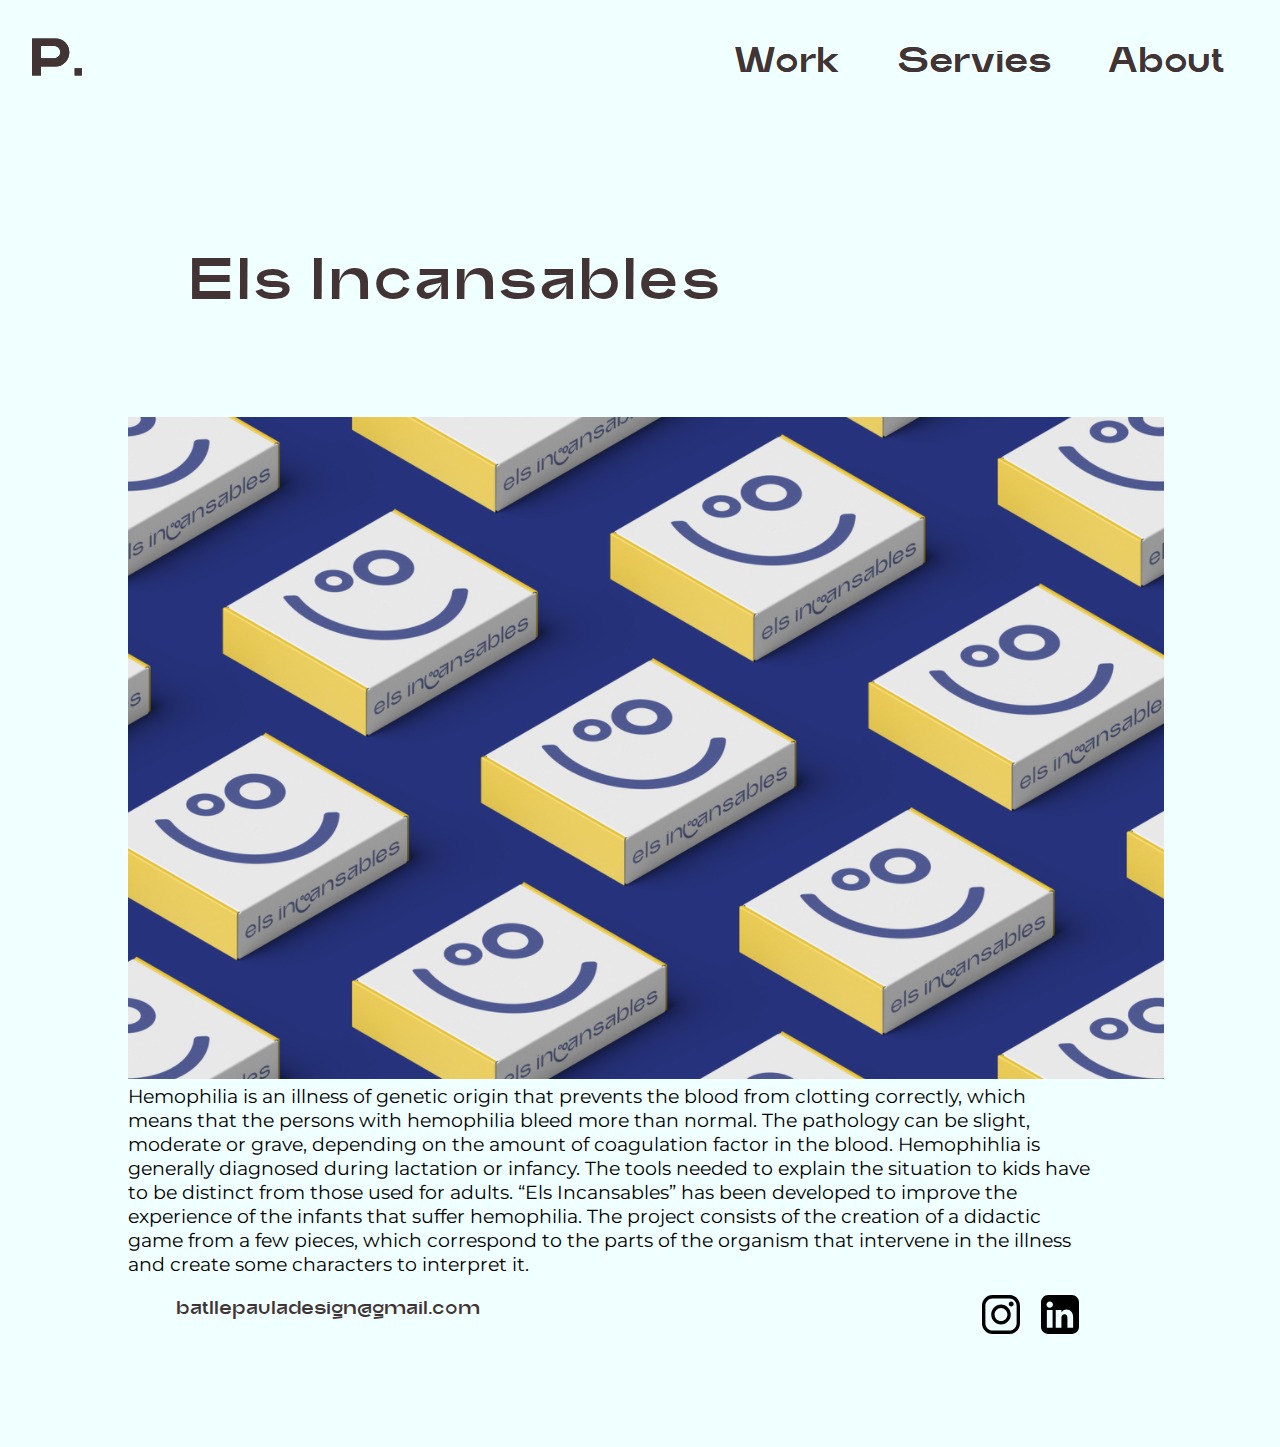
<file: work/elsincansables.html>
<!DOCTYPE html>


<html> 

    <head>
        <meta charset="UTF-8">


        <title>Els Incansables </title>


    

    
     <!----- TIPOGRAFIAS DE GOOGLE FONTS------>
    <link href="https://fonts.googleapis.com/css?family=Montserrat&display=swap" rel="stylesheet"> 
    
    <link rel="preconnect" href="https://fonts.gstatic.com">

    <link rel="preconnect" href="https://fonts.gstatic.com">

    <link href="https://fonts.googleapis.com/css2?family=Montserrat:ital,wght@0,100;0,400;0,600;1,400&display=swap" rel="stylesheet">   

    <!-- CONFIGURACION PARA IPHONE-->
    <meta name= "viewport" content= " width = device-width, initial-scale=1.0">

    <!-- VINCULACION HOJA ESTILOS CSS-->
    <link href="../css/style.css" rel="stylesheet" type="text/css">
    
    </head>

    
<!--- NAVEGADOR: MENU--->
<body>
    <header class="header">
        <a href="../index.html"> <img class= "logo" src= "../img/p.svg"> </a>

        <!--NAVEGADOR: MENU-->
            <nav class= "navegador"> 
                <ul class="navegador-list">
                    <li class="navegador-item"> <a href="../work/trabajos.html">Work</a> </li>
                    <li class="navegador-item"> <a href="../servicios/servicios.html">Servies</a></li>
                    <li class="navegador-item"> <a href="./about.html">About</a> </li>
                </ul>
            </nav>
    </header>

    <main>

  



<!--- NAVEGADOR: MENU--->
<body>
    <header class="header">
        <a href="../index.html"> <img class= "logo" src= "../img/p.svg"> </a>

        <!--NAVEGADOR: MENU-->
            <nav class= "navegador"> 
                <ul class="navegador-list">
                    <li class="navegador-item"> <a href="./trabajos.html"><span class="icon-rocket"></span> Work</a> </li>
                    <li class="navegador-item"> <a href="../servicios/servicios.html"><span class="icon-cog"></span>Servies</a></li>
                    <li class="navegador-item"> <a href="../sobre-mi/about.html"><span class="icon-heart"></span>About</a> </li>
                </ul>
            </nav>
    </header>





<!--FOTOS PROYECTO-->

       <h3>Els Incansables</h3>
       
       <p class="subtitulo">Social Design</p>
       <img src="../work/img/ElsIncansables.png">

       <div class="textoproyectos">
       Hemophilia is an illness of genetic origin that prevents the blood from clotting correctly, which means that the persons with hemophilia bleed more than normal. The pathology can be slight, moderate or grave, depending on the amount of coagulation factor in the blood. Hemophihlia is generally diagnosed during lactation or infancy. The tools needed to explain the situation to kids have to be distinct from those used for adults.
    “Els Incansables” has been developed  to improve the experience of the infants that suffer hemophilia. The project consists of the creation of a didactic game from a few pieces, which correspond to the parts of the organism that intervene in the illness and create some characters to interpret it.
</div>



<!--LINKS TO XARXES SOCIALS-->
<footer class="footer">
    <a class="footer-email" href="mailto:batllepauladesign@gmail.com"> batllepauladesign@gmail.com </a>
 <div class="social-links"> 
     <a href="https://www.instagram.com/designpaulabatlle/"> <img class="social-icon" src="../img/instagram.svg"></a> 
     <a href="https://www.linkedin.com/in/paulabatllepl"> <img class="social-icon" src="../img/linkedin.svg"></a> 
 </div> 
 
 </footer>
</body>
 
 </html>
</file>
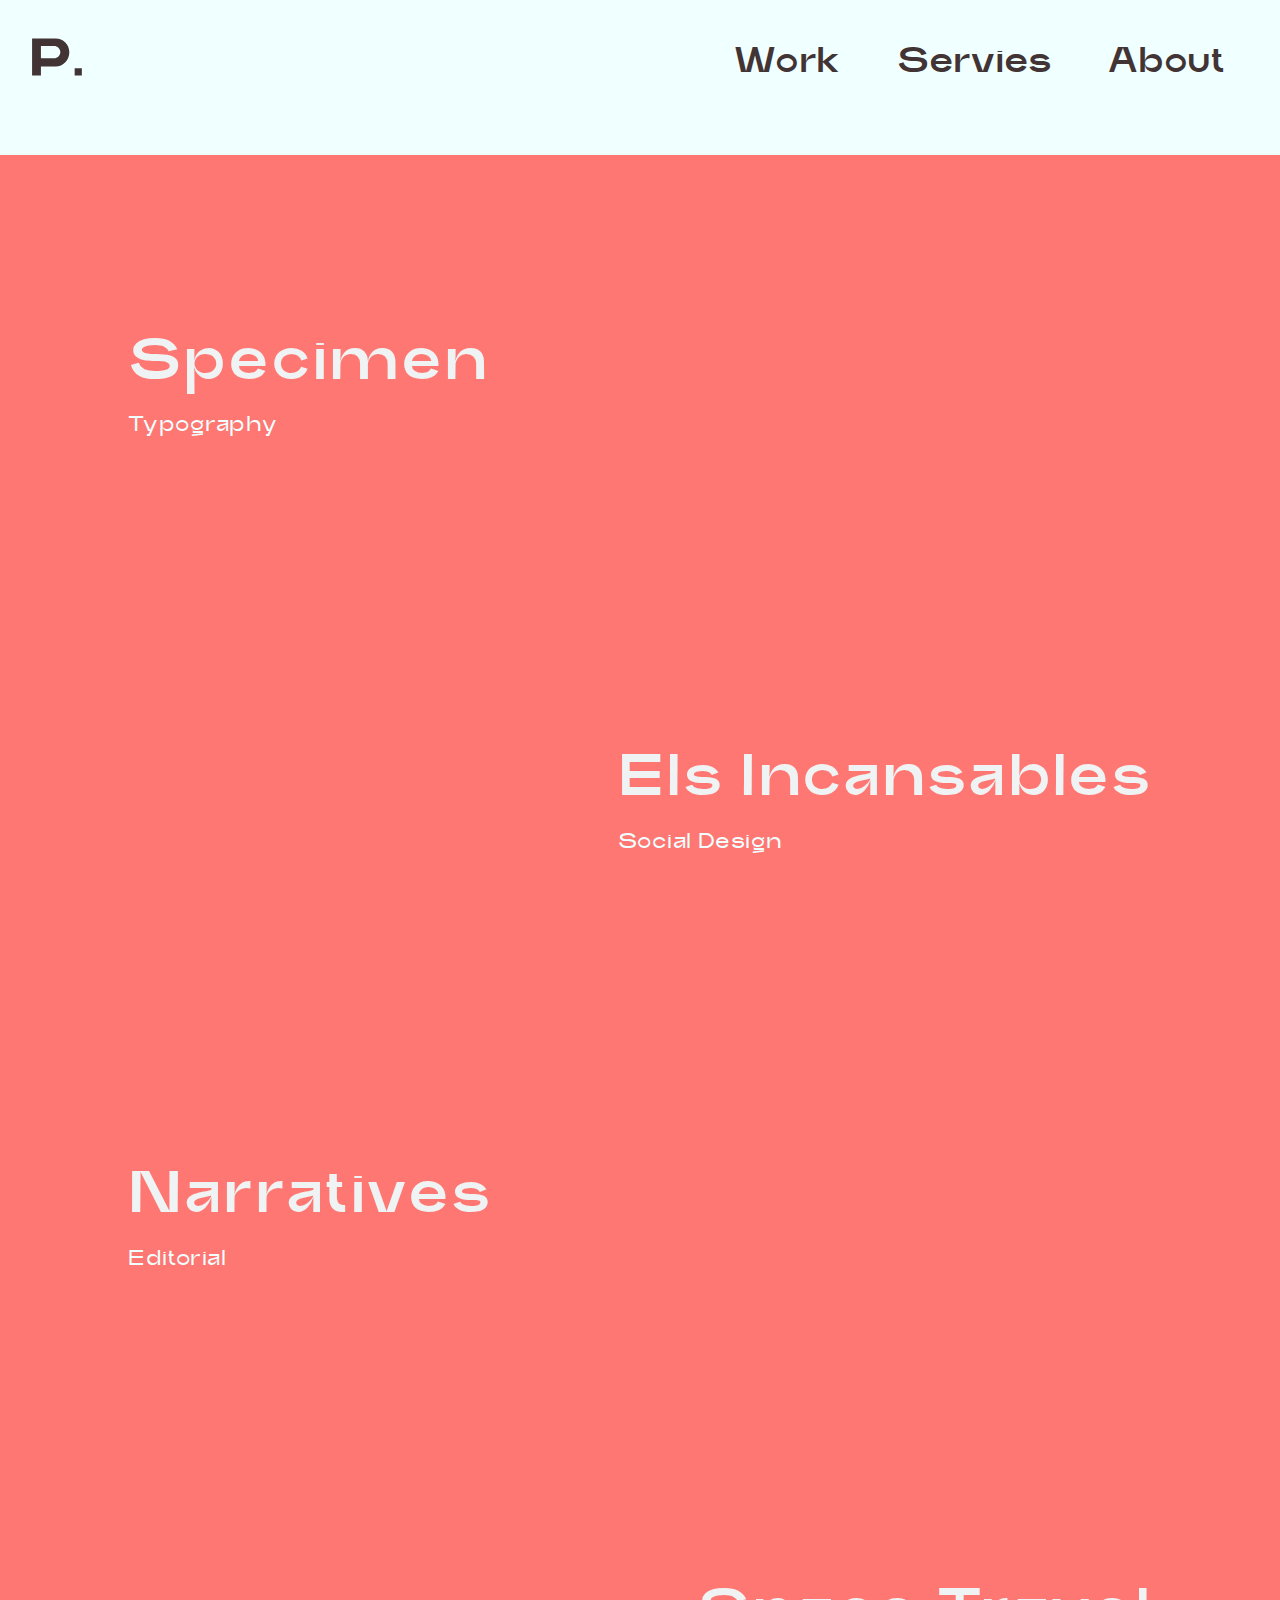
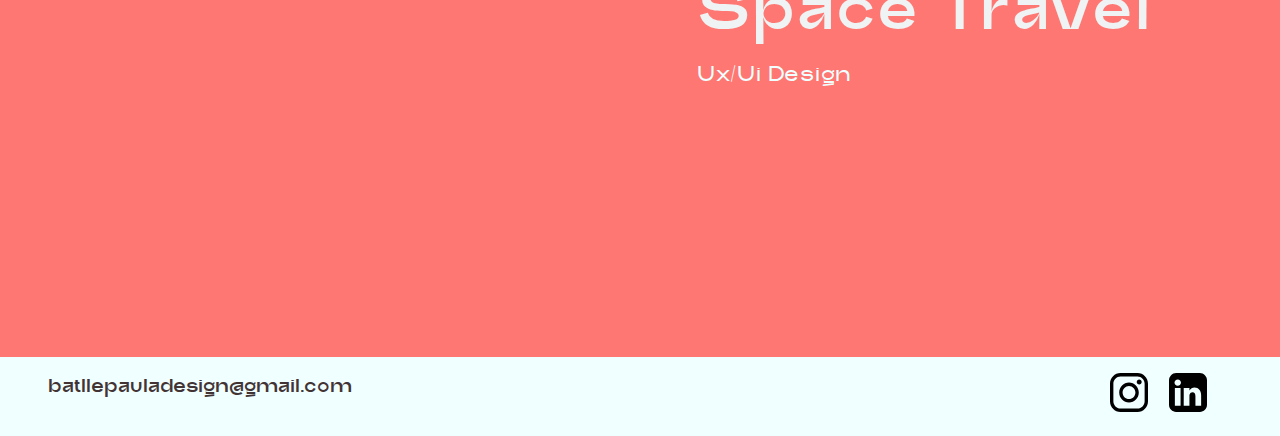
<file: work/trabajos.html>
<!DOCTYPE html>


<html> 

    <head>
        <meta charset="UTF-8">


        <title>Work </title>

     <!----- TIPOGRAFIAS DE GOOGLE FONTS------>
    <link href="https://fonts.googleapis.com/css?family=Montserrat&display=swap" rel="stylesheet"> 
    
    <link rel="preconnect" href="https://fonts.gstatic.com">

    <link rel="preconnect" href="https://fonts.gstatic.com">

    <link href="https://fonts.googleapis.com/css2?family=Montserrat:ital,wght@0,100;0,400;0,600;1,400&display=swap" rel="stylesheet">   

    <!-- CONFIGURACION PARA IPHONE-->
    <meta name= "viewport" content= " width = device-width, initial-scale=1.0">

    <!-- VINCULACION HOJA ESTILOS CSS-->
    <link href="../css/style.css" rel="stylesheet" type="text/css">
    
    </head>

    
<!--- NAVEGADOR: MENU--->
<body>
    <header class="header">
        <a href="../index.html"> <img class= "logo" src= "../img/p.svg"> </a>

        <!--NAVEGADOR: MENU-->
            <nav class= "navegador"> 
                <ul class="navegador-list">
                    <li class="navegador-item"> <a href="../work/trabajos.html">Work</a> </li>
                    <li class="navegador-item"> <a href="../servicios/servicios.html">Servies</a></li>
                    <li class="navegador-item"> <a href="../about.html">About</a> </li>
                </ul>
            </nav>
    </header>


<h2> Proyectos </h2>
 <main class="bg-primary">

    <!--FOTOS PROYECTO-->
        <section class="background-projects"> 
         <a class= "project" href="/work/elsincansables.html"> Specimen 
            <p>Typography</p>
            <img class= "project-photo" src="/work/img/Specimen.png">
             </a> 
    
        <a class= "project" href="/work/elsincansables.html">
            Els Incansables<p>Social Design</p>
            <img class= "project-photo" src="/work/img/ElsIncansables.png">
        </a>
    
        <a class= "project" href="/work/elsincansables.html">
            Narratives <p>Editorial</p>
            <img class= "project-photo" src="/work/img/Relat.png">
            </a> 
    
        <a class= "project" href="/work/elsincansables.html">
            Space Travel<p>Ux/Ui Design</p>
            <img class= "project-photo" src="/work/img/SpaceTravel.png">
        </a> 
    
        </section>
    </main>


   <!--LINKS TO XARXES SOCIALS-->
<footer class="footer">
    <a class="footer-email" href="mailto:batllepauladesign@gmail.com"> batllepauladesign@gmail.com </a>
 <div class="social-links"> 
     <a href="https://www.instagram.com/designpaulabatlle/"> <img class="social-icon" src="../img/instagram.svg"></a> 
     <a href="https://www.linkedin.com/in/paulabatllepl"> <img class="social-icon" src="../img/linkedin.svg"></a> 
 </div> 
 
 </footer>

</body>
 
 </html>
</file>
<file: css/style.css>
@charset "UTF-8";
/* CSS Document */

/*--recept responsive--*/
*{
box-sizing: border-box;
}

/*--TIPOGRAFIAS BASE montserrat-- */

/*--TIPOGRAFIA trash-- */
@font-face{
	font-family: "Trash";
	src: url(../assets/trash/trashregular-webfont.woff)}

@font-face{
	font-family: "Trash Medium";
	src: url(../assets/trash/trash-medium-webfont.woff)}

@font-face{
	font-family: "Trash Bold";
	src: url(../assets/trash/trash-bold-webfont.woff)}

/*--CURSOR--*/
html{
	cursor: url(/img/cursor.svg), default;}

/*--ESTILOS GENERAL--*/
body{ 
	font-family: 'Montserrat', sans-serif;
	margin: 0;
	background: #F0FFFF;
	font-size: 1.2rem;}/* Tamaño de fuente: 16px */ 

main{
	padding: 10%;}

.wrapper{
	padding: 10%;}

.bg-primary{
	background: #FF7772;
}

p{
	font-size: 1.4rem;
	font-family:'Trash';
	color:#F0FFFF;
	line-height: 1.2em;
	margin-top: 1em;
	letter-spacing: 0.035em;}

h1{
	color: #423434;
	font-family: "Trash Medium";
	font-style: normal;
	font-weight: 500;
	font-size: 120px;
	line-height: 1;
	letter-spacing: 0.075em;} 

.textofondoblanco{
	margin-left:5em;
	font-size: 1.4rem;
	font-family:'Trash';
	color:#423434;
	line-height: 1.2em;
	margin-top: 1em;
	letter-spacing: 0.035em;}

/*--color-type--*/

h2 {
	font-family: "Trash Medium";
	font-style: normal;
	color:#F0FFFF;
	font-weight: 500;
	font-size: 60px;
	line-height: 60px;
	letter-spacing: 0.035em;
	margin-top:0.75em;}


h3{
	font-family: "Trash Medium";
	font-style: normal;
	color:#423434;
	font-weight: 500;
	font-size: 60px;
	line-height: 60px;
	letter-spacing: 0.035em;
	margin-top:  2em;
	margin-left: 1em;}

h4{
	font-weight: 200;
	font-size: 16px;
	line-height: 18px;
	letter-spacing: 0.01em;
	font-style: normal;
	font-weight: lighter;}

a{	
	color: #423434;
	font-family: 'Trash Medium', 'Montserrat', sans-serif;
	text-decoration: none;
	outline-color:#FF7772;}
	

.textonegro{
	color: #423434;
}

/*--HEADER--*/
.header{
	align-items: center;
	display: flex;
	justify-content: space-between;
	left: 0;
	padding: 2rem;
	position: absolute;
	top: 0;
	width: 100%;
	z-index: 9;}

.logo {
	width: 50px; 
	height: 50px;
	z-index: 1;}

/*--ESTILOS MENU--*/
nav {
    font-size: 1.5em;
    display: flex;
    justify-content: space-between;
}

.navegador-list{
	list-style-type: none;
	margin:0;}

.navegador-item {
	color: #423434;
	display: inline;
	font-weight: 500;
	font-size: 36px;
	line-height: 1;
	letter-spacing: -0.005em;
	margin: 0 1.5rem;}

.navegador-item:last-child{
	margin-right: 0.2;
}

/*--ESTILOS IMAGEN ABOUT--*/

.fotopersonal {
	max-width: 25em;
    width: 15em;
	float: right;
	justify-content: right;
	position: static;
	margin-bottom: 10em;
	margin-top: 1em;}

.servicesfoto{
	max-width: 50em;
    width: 20em;
	float: right;
	justify-content: right;
	position: static;
	margin-bottom: 10em;
	margin-top: 1em;
}

/*--FONS AMB CERCLE--*/

.content {
	position: relative;
	z-index: 1;}

.billboard {
	background: #F0FFFF;
	height: 100vh;}

.billboard-content{
	height: 100%;
	position: relative;
	width: 100%;
	margin-bottom: 20em;
	z-index: 1;}

/*--NOMBRE PAULA BATLLE--*/
.billboard-title{
	position: absolute;
	top: 50%;
	left: 50%;
	color: #423434;
	font-family: "Trash Medium";
	font-style: normal;
	font-weight: 500;
	font-size: 120px;
	line-height: 1;
	letter-spacing: 0.075em;
	transform: translate(-50%, -50%);
	margin: 0;
	white-space: nowrap;
	}

/*--CIRCULO NOMBRE--*/	
.billboard-title::after {
	background: #FF7772;
	border-radius: 50%;
	content: '';
	display: block;
	height: 5rem;
	position: absolute;
	top: -0.2rem;
	right: -1rem;
	width: 5rem;
	z-index: -1;
}

.billboard-star{
	top: 80%;
	position: absolute;
	left: 3%;
	width: 120px;
}

.billboard-categories{
	color: #423434;
	list-style: none;
	margin: 0;
	position: absolute;
	top: 58%;
	left: 49%;
	z-index: 1;	
}

.tags{
	color: #423434;
	list-style: none;
	margin: 0;
}

.tag-item{
	position: absolute;
	z-index: 1;
}

.tag1{
	top: 25%;
	right: 74%;
}

.tag2{
	top: 25%;
	right: 22%;
}

.tag3{
	bottom: 20%;
	left: 20%;
}

.tag4{
	bottom: 10%;
	left: 70%;
}

.tag5{
	bottom: 0%;
	left: 40%;
	margin-bottom: 2rem;
}

/*-----CIRCULO----*/
.circulo {
	align-items: center;
	display: flex;
	width: 100%;
	height: 100vh;
	justify-content: center;
	position: absolute;
	z-index: 0;}

.circulo::before {
	border: 1px solid #C4C4C4;
	border-radius: 50%;
	content: '';
	display: block;
	width: 90vh;
	height: 90vh;
	opacity: .25;}

/* ------------IMG CALL TO ACTION------------ */
.calltoaction{
	width: 130px;
	float: right;
	margin-top:10%;
	margin-right: 2rem;
}

/*--PROYECTOS HOME--*/
.background-projects{
	align-items: flex-start;
	display: flex;
	flex-direction: column;
	justify-content: flex-start;
	
} 

/*--INCANSABLES--*/
.project{
	display: block;
	position: relative;	
	margin-bottom: 4em;
	width: auto;
	font-family: "Trash Medium";
	font-style: normal;
	color:#EFF3F3;
	font-weight: 500;
	font-size: 60px;
	line-height: 60px;
	letter-spacing: 0.035em;
	margin-top:0.75em;
}

.project:last-child{
	margin-bottom: 2em;
}

.project:nth-child(even){
	margin-left:auto;
}


/*--SPACE TRAVEL--*/
.project2{
	display: block;
	position: relative;	
	margin-left: 6em;
	margin-bottom: 10em;
}


.project-photo{
	position: absolute;
	top: -30%;
	max-width: 350px;
	left: 10%;
	transition: opacity 0.25s ease-in-out;
	opacity: 0;
	z-index: 1;
}
/*---- IMG HOVER PROJECTS------*/
.project:hover .project-photo{
	opacity: 1;
}

.fotosproyecto{
	max-width: 25em;
    width: 15em;
	float: right;
	justify-content: right;
	position: static;
	margin-top: 60em;
	margin-bottom: 6em;
	margin-left: 6em;
}

.fotosproyecto2{
	max-width: 25em;
    width: 15em;
	float: right;
	justify-content: right;
	margin-top: 40em;
	margin-bottom: 6em;
}


/*--PROYECTOS PAGINAS--*/

.textoproyectos{
	float: right;
	margin-right: 3em;
	margin-bottom: 1em;}

/*--FOOTER--*/
.footer{
	margin-left: 3rem;
	margin-right: 3em;
	margin-top: 1rem;
}
.social-links{
	float: right;
	margin-bottom: 1em;}

.social-icon{
	size: 1em;
	margin-right: 0.8em;
  	width: 2em;
}

/* ---------------ESTILOS RESPONSIVE---------- */

/* RESPONSIVE CSS
  -------------------------------------------------- */
</file>
<file: webfontkit-20210209-034800/stylesheet.css>
/*! Generated by Font Squirrel (https://www.fontsquirrel.com) on February 9, 2021 */



@font-face {
    font-family: 'trash_mediummedium';
    src: url('trash-medium-webfont.woff2') format('woff2'),
         url('trash-medium-webfont.woff') format('woff');
    font-weight: normal;
    font-style: normal;

}




@font-face {
    font-family: 'trashregular';
    src: url('trashregular-webfont.woff2') format('woff2'),
         url('trashregular-webfont.woff') format('woff');
    font-weight: normal;
    font-style: normal;

}




@font-face {
    font-family: 'trash_boldbold';
    src: url('trash-bold-webfont.woff2') format('woff2'),
         url('trash-bold-webfont.woff') format('woff');
    font-weight: normal;
    font-style: normal;

}
</file>
<file: webfontkit-20210209-034800/specimen_files/specimen_stylesheet.css>
@import url('grid_12-825-55-15.css');

/*  
	CSS Reset by Eric Meyer - Released under Public Domain
    http://meyerweb.com/eric/tools/css/reset/
*/
html, body, div, span, applet, object, iframe,
h1, h2, h3, h4, h5, h6, p, blockquote, pre,
a, abbr, acronym, address, big, cite, code,
del, dfn, em, font, img, ins, kbd, q, s, samp,
small, strike, strong, sub, sup, tt, var,
b, u, i, center, dl, dt, dd, ol, ul, li,
fieldset, form, label, legend, table, 
caption, tbody, tfoot, thead, tr, th, td 
                  {margin: 0;padding: 0;border: 0;outline: 0;
                  font-size: 100%;vertical-align: baseline;
                  background: transparent;}
body              {line-height: 1;}
ol, ul            {list-style: none;}
blockquote, q     {quotes: none;}
blockquote:before, blockquote:after,
q:before, q:after {content: '';	content: none;}
:focus            {outline: 0;}
ins               {text-decoration: none;}
del               {text-decoration: line-through;}
table             {border-collapse: collapse;border-spacing: 0;}




body {
	color: #000;
	background-color: #dcdcdc;
}

a {
	text-decoration: none;
	color: #1883ba;
}

h1{
	font-size: 32px;
	font-weight: normal;
	font-style: normal;
	margin-bottom: 18px;
}

h2{
	font-size: 18px;
}

#container {
	width: 865px;
	margin: 0px auto;
}


#header {
	padding: 20px;
	font-size: 36px;
	background-color: #000;
	color: #fff;
}

#header span {
	color: #666;
}
#main_content {
	background-color: #fff;
	padding: 60px 20px 20px;
}


#footer p {
	margin: 0;
	padding-top: 10px;
	padding-bottom: 50px;
	color: #333;
	font: 10px Arial, sans-serif;
}

.tabs {
	width: 100%;
	height: 31px;
	background-color: #444;
}
.tabs li {
	float:  left;
	margin: 0;
	overflow: hidden;
	background-color: #444;
}
.tabs li a {
	display: block;
	color: #fff;
	text-decoration: none;
	font: bold 11px/11px 'Arial';
	text-transform: uppercase;
	padding: 10px 15px;
	border-right: 1px solid #fff;
}

.tabs li a:hover {
		background-color: #00b3ff;

}

.tabs li.active a {
	color:  #000;
	background-color: #fff;
}



div.huge {
	
	font-size: 300px;
	line-height: 1em;
	padding: 0;
	letter-spacing: -.02em;
	overflow: hidden;
}
div.glyph_range {
	font-size: 72px;
	line-height: 1.1em;
}

.size10{ font-size: 10px; }
.size11{ font-size: 11px; }
.size12{ font-size: 12px; }
.size13{ font-size: 13px; }
.size14{ font-size: 14px; }
.size16{ font-size: 16px; }
.size18{ font-size: 18px; }
.size20{ font-size: 20px; }
.size24{ font-size: 24px; }
.size30{ font-size: 30px; }
.size36{ font-size: 36px; }
.size48{ font-size: 48px; }
.size60{ font-size: 60px; }
.size72{ font-size: 72px; }
.size90{ font-size: 90px; }


.psample_row1 {	height: 120px;}
.psample_row1 {	height: 120px;}
.psample_row2 {	height: 160px;}
.psample_row3 {	height: 160px;}
.psample_row4 {	height: 160px;}

.psample {
	overflow: hidden;
	position: relative;
}
.psample p {
	line-height: 1.3em;
	display: block;
	overflow: hidden;
	margin: 0;
}

.psample span {
	margin-right: .5em;
}

.white_blend {
	width: 100%;
	height: 61px;
	background-image: url([data-uri]);
	position: absolute;
	bottom: 0;
}
.black_blend {
	width: 100%;
	height: 61px;
	background-image: url([data-uri]);
	position: absolute;
	bottom: 0;
}
.fullreverse {
	background:  #000 !important;
	color:  #fff !important;
	margin-left: -20px;
	padding-left: 20px;
	margin-right: -20px;
	padding-right: 20px;
	padding: 20px;
	margin-bottom:0;
}


.sample_table td {
	padding-top: 3px;
	padding-bottom:5px;
	padding-left: 5px;
	vertical-align: middle;
	line-height: 1.2em;
}

.sample_table td:first-child {
	background-color: #eee;
	text-align: right;
	padding-right: 5px;
	padding-left: 0;
	padding: 5px;
	font: 11px/12px "Courier New", Courier, mono;
}

code {
	white-space: pre;
	background-color: #eee;
	display: block;
	padding: 10px;
	margin-bottom: 18px;
	overflow: auto;
}


.bottom,.last 	{margin-bottom:0 !important; padding-bottom:0 !important;}

.box  { 
  padding: 18px; 
  margin-bottom: 18px; 
  background: #eee; 
}

.reverse,.reversed { background:  #000 !important;color:  #fff !important; border: none !important;}

#bodycomparison {
	position: relative;
	overflow: hidden;
	font-size: 72px;
	height: 90px;
	white-space: nowrap;
}

#bodycomparison div{
	font-size: 72px;
	line-height: 90px;
	display: inline;
	margin: 0 15px 0 0;
	padding: 0;
}

#bodycomparison div span{
	font: 10px Arial;
	position: absolute;
	left: 0;
}
#xheight {
	float: none;
	position: absolute;
	color: #d9f3ff;
	font-size: 72px;
	line-height: 90px;
}

.fontbody {
 position: relative;
}
.arialbody{
	font-family: Arial;
	position: relative;
}
.verdanabody{
	font-family: Verdana;
	position: relative;
}
.georgiabody{
	font-family: Georgia;
	position: relative;
}

/* @group Layout page
 */

#layout h1 {
	font-size: 36px;
	line-height: 42px;
	font-weight: normal;
	font-style: normal;
}

#layout h2 {
	font-size: 24px;
	line-height: 23px;
	font-weight: normal;
	font-style: normal;
}

#layout h3 {
	font-size: 22px;
	line-height: 1.4em;
	margin-top: 1em;
	font-weight: normal;
	font-style: normal;
}


#layout p.byline {
	font-size: 12px;
	margin-top: 18px;
	line-height: 12px;
	margin-bottom: 0;
}
#layout p {
	font-size: 14px;
	line-height: 21px;
	margin-bottom: .5em;
}

#layout p.large{
	font-size: 18px;
	line-height: 26px;
}

#layout .sidebar p{
	font-size: 12px;
	line-height: 1.4em;
}

#layout p.caption {
	font-size: 10px;
	margin-top: -16px;
	margin-bottom: 18px;
}

/* @end */

/* @group Glyphs */

#glyph_chart div{
	background-color: #d9f3ff;
	color: black;
	float: left;
	font-size: 36px;
	height: 1.2em;
	line-height: 1.2em;
	margin-bottom: 1px;
	margin-right: 1px;
	text-align: center;
	width: 1.2em;
	position: relative;
	padding: .6em .2em .2em;
}

#glyph_chart div p {
	position: absolute;
	left: 0;
	top: 0;
	display: block;
	text-align: center;
	font: bold 9px Arial, sans-serif;
	background-color: #3a768f;
	width: 100%;
	color: #fff;
	padding: 2px 0;
}


#glyphs h1 {
	font-family: Arial, sans-serif;
}
/* @end */

/* @group Installing */

#installing {
	font: 13px Arial, sans-serif;
}

#installing p,
#glyphs p{
	line-height: 1.2em;
	margin-bottom: 18px;
	font: 13px Arial, sans-serif;
}



#installing h3{
	font-size: 15px;
	margin-top: 18px;
}

/* @end */

#rendering h1 {
	font-family: Arial, sans-serif;
}
.render_table td {
	font: 11px "Courier New", Courier, mono;
	vertical-align: middle;
}
</file>
